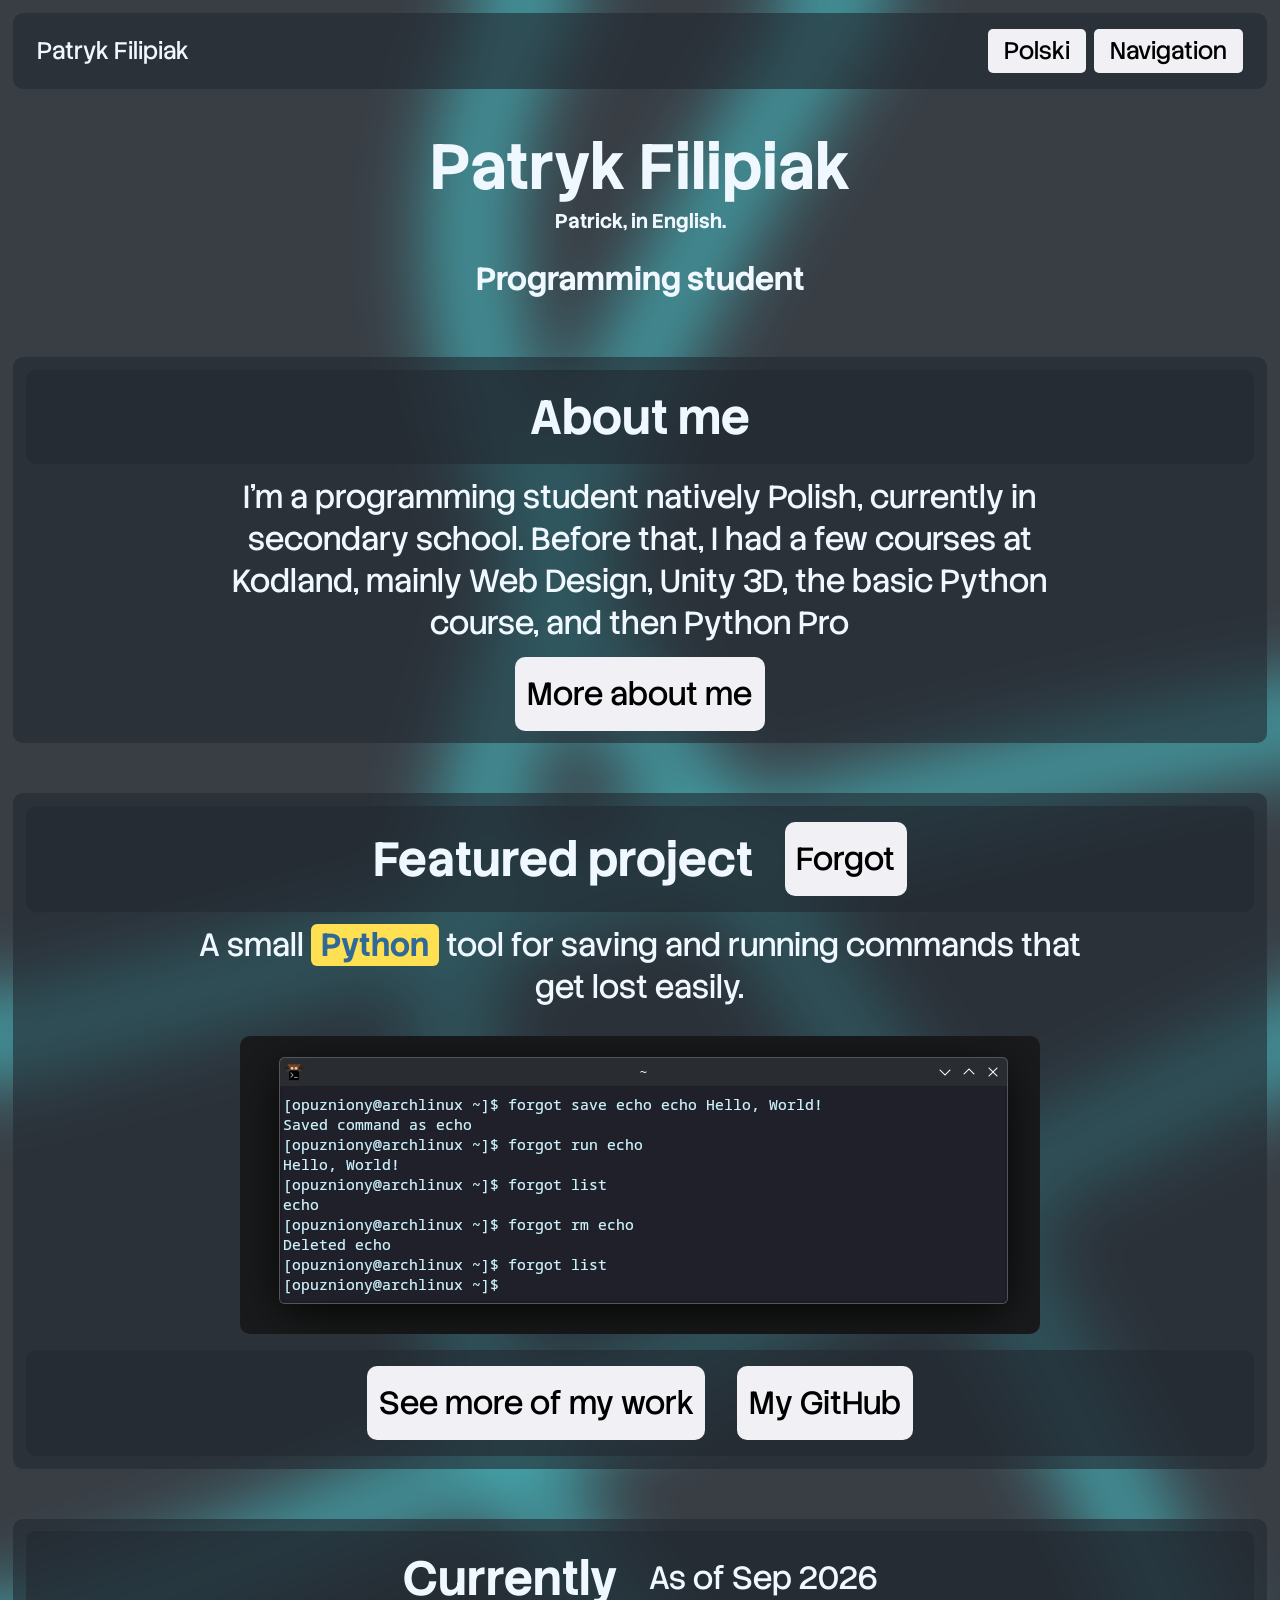
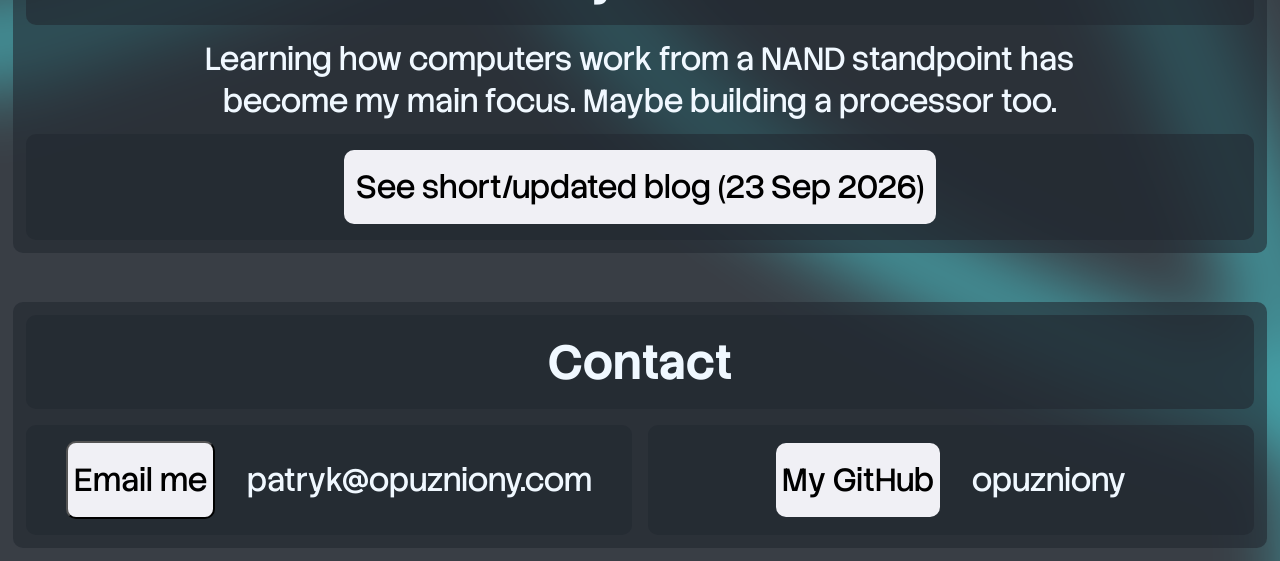
<file: index.html>
<!DOCTYPE html>
<html lang="en">
<head>
    <link rel="preconnect" href="https://fonts.googleapis.com">
    <link rel="preconnect" href="https://fonts.gstatic.com" crossorigin>
    <link href="https://fonts.googleapis.com/css2?family=Share+Tech&family=Stack+Sans+Headline:wght@200..700&display=swap" rel="stylesheet">
    <meta charset="UTF-8">
    <meta name="viewport" content="width=device-width, initial-scale=1.0">
    <title id="whatpage">Patryk Filipiak</title>
    <link rel="stylesheet" href="/style/firstpage.css">
    <script src="main.js" defer></script>
</head>
<body>
    <div id="stupid_box">
        <div id="header">
            <p id="p5">Patryk Filipiak</p>
            <div id="header_options">
                <a id="change_language" href="/static/pl/index.html">Polski</a>
                <div class="dropdown">
                    <button>Navigation</button>
                    <div class="dropdown_content">
                        <a href="static/work.html">My work</a>
                        <a href="https://github.com/opuzniony">My GitHub</a>
                        <a href="static/about.html">About me</a>
                        <a href="static/blog.html">Currently</a>
                    </div>
                </div>
            </div>
        </div>
        
        <div>
            <h1>Patryk Filipiak</h1>
            <p id="p3">
                <b>Patrick, in English.</b>
            </p>
        </div>
        <h3>Programming student</h3> 

        <div class="section" id="sct1">
            <div class="section_header">
                <h2>About me</h2>
            </div>
            <p class="essay">
                I'm a programming student natively Polish,
                currently in secondary school. Before that, I
                had a few courses at Kodland, mainly
                Web Design, Unity 3D, the basic Python 
                course, and then Python Pro
            </p>
            <a href="static/about.html" class="section_button">More about me</a>
        </div>
        <div class="section" id="sct2">
            <div class="section_header">
                <h2>Featured project</h2>
                <a href="https://github.com/opuzniony/forgot" class="section_button">Forgot</a>
            </div>
            <p class="essay">
                A small 
                <b style="
                    background-color: rgb(255, 224, 82); 
                    color: rgb(48, 105, 152);
                    padding-inline: 0.6rem; 
                    border-radius: 6px;">
                    Python</b>
                tool for saving and running commands that get lost easily.
            </p>
            <img class="section_img" src="/img/forgot.png" alt="forgot in terminal (save, run, list, rm)">
            <div class="section_header">
                <a href="static/work.html" class="section_button">See more of my work</a>
                <a href="https://github.com/opuzniony" class="section_button">My GitHub</a>
            </div>
        </div>
        <div class="section" id="sct3">
            <div class="section_header">
                <h2>Currently</h2>
                <p id="date1">js error?</p>
            </div>
            <p class="essay">
                Learning how computers work from a 
                NAND standpoint has become my main focus.
                Maybe building a processor too.
            </p>
            <div class="section_header">
                <a href="static/blog.html" class="section_button" id="date2">See short/updated blog (Aug 25 2026)</a>
            </div>
        </div>
        <div class="section" id="sct4">
            <div class="section_header">
                <h2>Contact</h2>
            </div>
           <div class="different">
                <div class="different_header">
                    <button mailto class="section_button" id="different_button" >Email me</button>
                    <p class="desktop-only">patryk@opuzniony.com</p>
                </div>
                <div class="different_header">
                    <a href="https://github.com/opuzniony" id="different_button" class="section_button">My GitHub</a>
                    <p class="desktop-only">opuzniony</p>
                </div>
           </div>
           <div class="different" id="different2">
                <div class="different_header">
                    <a href="https://github.com/opuzniony" id="different_button" class="section_button">My GitHub</a>
                    <p class="desktop-only">Placeholder button</p>
                </div>
                <div class="different_header">
                    <a href="https://github.com/opuzniony" id="different_button" class="section_button">My GitHub</a>
                    <p class="desktop-only">Placeholder button</p>
                </div>
           </div>
        </div>
    </div>
    
</body>
</html>
</file>
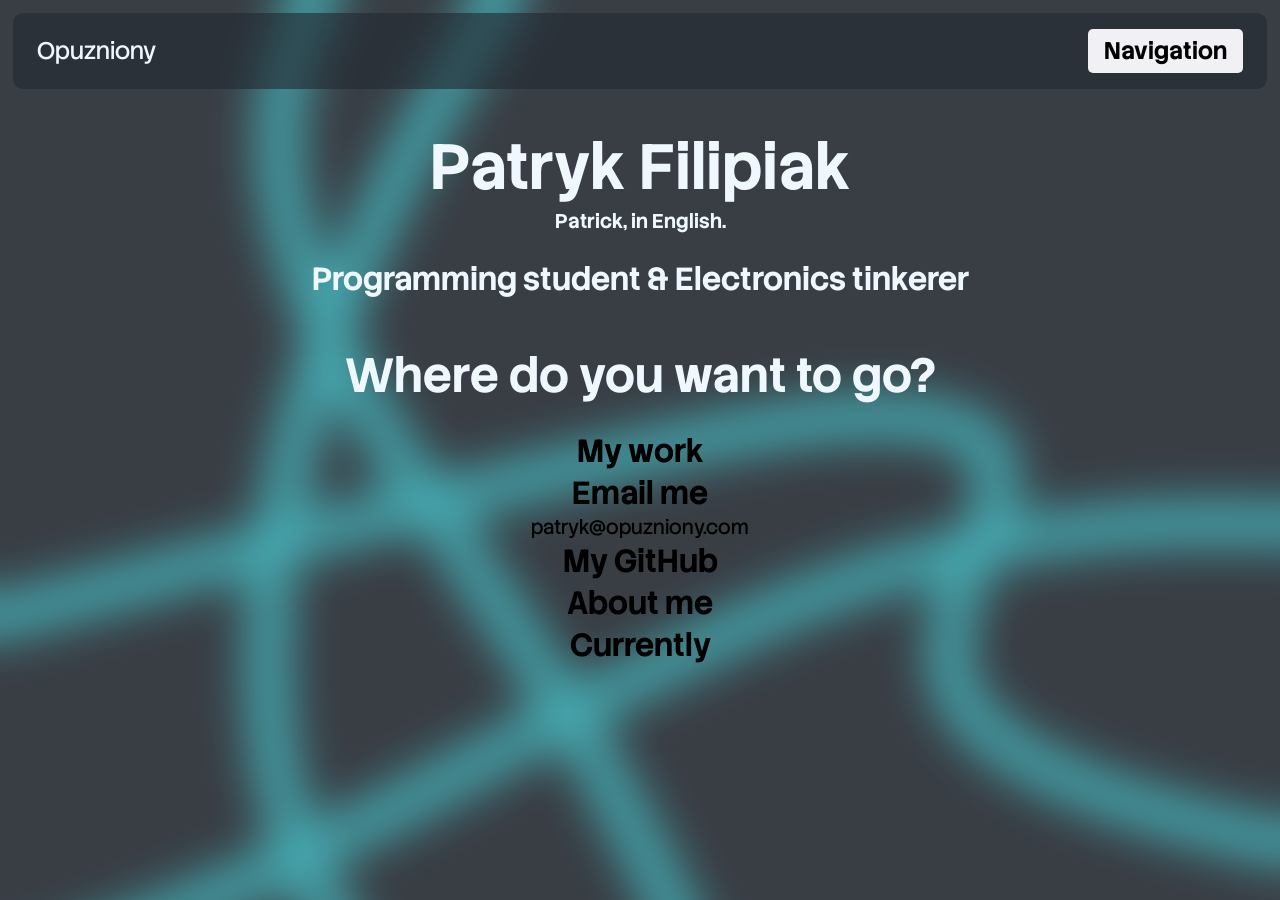
<file: static/index.html>
<!DOCTYPE html>
<html lang="en">
<head>
    <link rel="preconnect" href="https://fonts.googleapis.com">
    <link rel="preconnect" href="https://fonts.gstatic.com" crossorigin>
    <link href="https://fonts.googleapis.com/css2?family=Share+Tech&family=Stack+Sans+Headline:wght@200..700&display=swap" rel="stylesheet">
    <meta charset="UTF-8">
    <meta name="viewport" content="width=device-width, initial-scale=1.0">
    <title>Opuzniony</title>
    <link rel="stylesheet" href="/style/firstpage.css">
</head>
<body>
    <div id="stupid_box">
        <div id="header">
            <p id="p5">Opuzniony</p>
            <div class="dropdown">
                <button><b>Navigation</b></button>
                <div class="dropdown_content">
                    <a href="work.html">My work</a>
                    <a href="https://github.com/opuzniony">My GitHub</a>
                    <a href="about.html">About me</a>
                    <a href="blog.html">Currently</a>
                </div>
            </div>
        </div>
        <div>
            <h1>Patryk Filipiak</h1>
            <p id="p3">
                <b>Patrick, in English.</b>
            </p>
        </div>
        <h3>Programming student & Electronics tinkerer</h3>
        <h2>Where do you want to go?</h2>  
        <div class="card_container">
            <a href='work.html' id="card1" class="card">
                <p>
                    <b>My work</b>
                </p>
            </a>
            <a id="card2" class="card" href="mailto:patryk@opuzniony.com">
                <div>
                    <b>Email me</b>
                    <p id="p4">patryk@opuzniony.com</p>
                </div>
            </a>
            <a id="card3" class="card" href="https://github.com/opuzniony">
                <p>
                    <b>My GitHub</b>
                </p>
            </a>
            <a id="card4" class="card" href="about.html">
                <p>
                    <b>About me</b>
                </p>
            </a>
            <a href='blog.html' id="card5" class="card">
                <p>
                    <b>Currently</b>
                </p>
            </a>
        </div>
    </div>
    
</body>
</html>
</file>
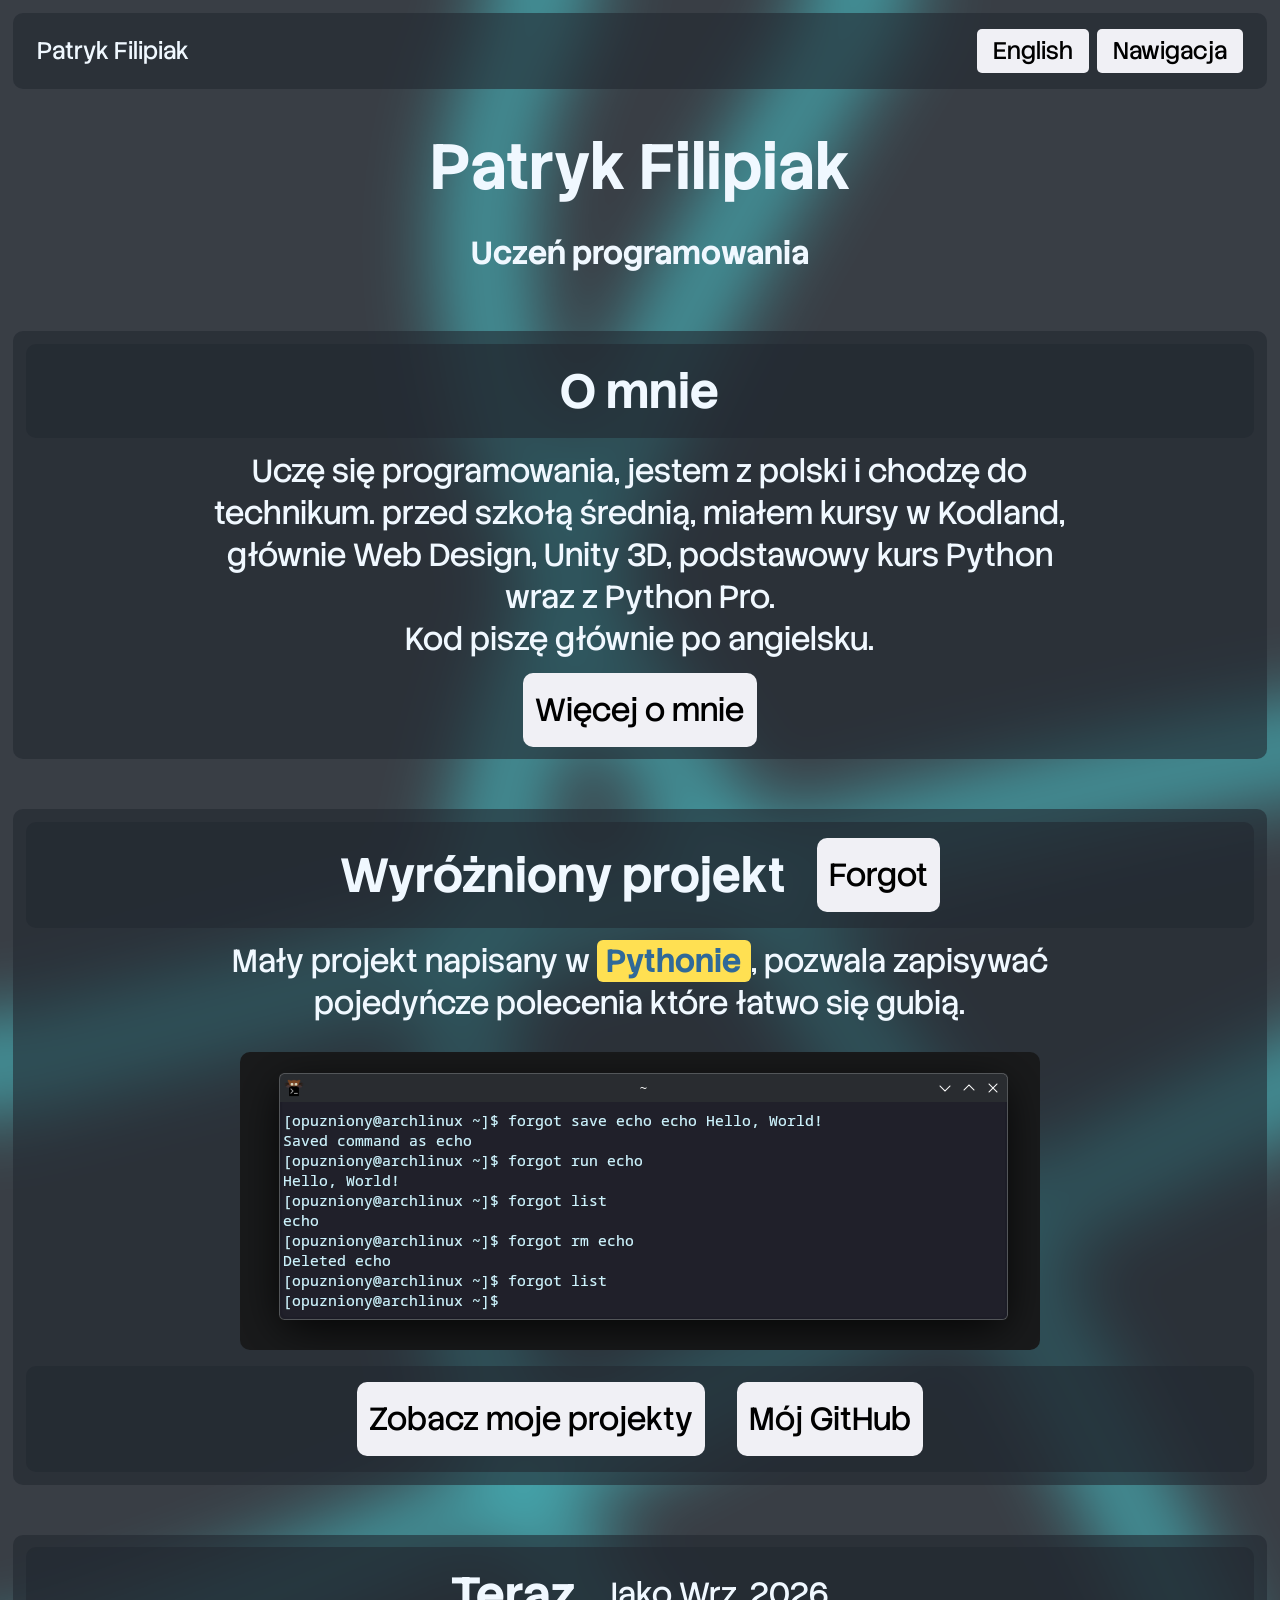
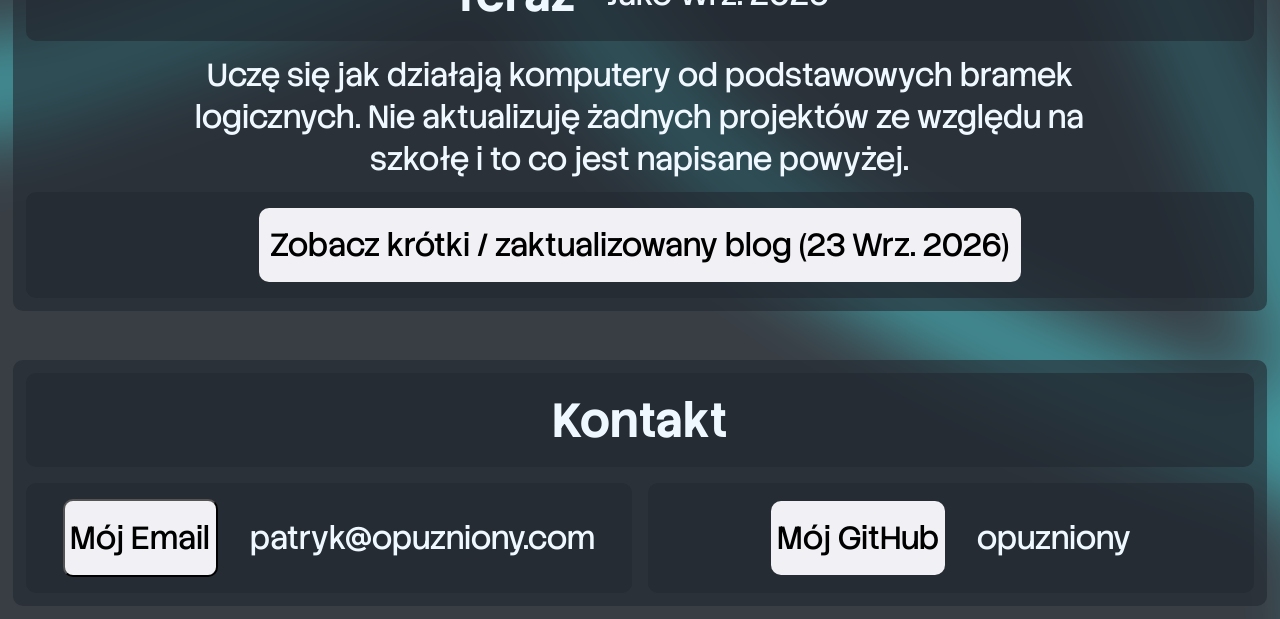
<file: static/pl/index.html>
<!DOCTYPE html>
<html lang="en">
<head>
    <link rel="preconnect" href="https://fonts.googleapis.com">
    <link rel="preconnect" href="https://fonts.gstatic.com" crossorigin>
    <link href="https://fonts.googleapis.com/css2?family=Share+Tech&family=Stack+Sans+Headline:wght@200..700&display=swap" rel="stylesheet">
    <meta charset="UTF-8">
    <meta name="viewport" content="width=device-width, initial-scale=1.0">
    <title id="whatpage">Patryk Filipiak</title>
    <link rel="stylesheet" href="/style/firstpage.css">
    <script src="/main.js" defer></script>
</head>
<body>
    <div id="stupid_box">
        <div id="header">
            <p id="p5">Patryk Filipiak</p>
            <div id="header_options">
                <a id="change_language" href="/index.html">English</a>
                <div class="dropdown">
                    <button>Nawigacja</button>
                    <div class="dropdown_content">
                        <a href="static/work.html">Projekty</a>
                        <a href="https://github.com/opuzniony">Mój GitHub</a>
                        <a href="static/about.html">O mnie</a>
                        <a href="static/blog.html">Teraz</a>
                    </div>
                </div>
            </div>
        </div>
        
        <div>
            <h1>Patryk Filipiak</h1>
        </div>
        <h3>Uczeń programowania</h3> 

        <div class="section" id="sct1">
            <div class="section_header">
                <h2>O mnie</h2>
            </div>
            <p class="essay">
                Uczę się programowania, jestem z polski i chodzę
                do technikum. przed szkołą średnią, miałem kursy
                w Kodland, głównie Web Design, Unity 3D, 
                podstawowy kurs Python wraz z Python Pro.<br>
                Kod piszę głównie po angielsku.
            </p>
            <a href="static/about.html" class="section_button">Więcej o mnie</a>
        </div>
        <div class="section" id="sct2">
            <div class="section_header">
                <h2>Wyróżniony projekt</h2>
                <a href="https://github.com/opuzniony/forgot" class="section_button">Forgot</a>
            </div>
            <p class="essay">
                Mały projekt napisany w 
                <b style="
                    background-color: rgb(255, 224, 82); 
                    color: rgb(48, 105, 152);
                    padding-inline: 0.6rem; 
                    border-radius: 6px;">
                    Pythonie</b>,
                 pozwala zapisywać pojedyńcze polecenia które łatwo się gubią.
            </p>
            <img class="section_img" src="/img/forgot.png" alt="forgot in terminal (save, run, list, rm)">
            <div class="section_header">
                <a href="static/work.html" class="section_button">Zobacz moje projekty</a>
                <a href="https://github.com/opuzniony" class="section_button">Mój GitHub</a>
            </div>
        </div>
        <div class="section" id="sct3">
            <div class="section_header">
                <h2>Teraz</h2>
                <p id="date1">js error?</p>
            </div>
            <p class="essay">
                Uczę się jak działają komputery od
                podstawowych bramek logicznych. Nie 
                aktualizuję żadnych projektów ze względu 
                na szkołę i to co jest napisane powyżej.
            </p>
            <div class="section_header">
                <a href="static/blog.html" class="section_button" id="date2">Zobacz krótki / zaktualizowany blog (23 Wrz 2026)</a>
            </div>
        </div>
        <div class="section" id="sct4">
            <div class="section_header">
                <h2>Kontakt</h2>
            </div>
           <div class="different">
                <div class="different_header">
                    <button mailto class="section_button" id="different_button" >Mój Email</button>
                    <p class="desktop-only">patryk@opuzniony.com</p>
                </div>
                <div class="different_header">
                    <a href="https://github.com/opuzniony" id="different_button" class="section_button">Mój GitHub</a>
                    <p class="desktop-only">opuzniony</p>
                </div>
           </div>
           <div class="different" id="different2">
                <div class="different_header">
                    <a href="https://github.com/opuzniony" id="different_button" class="section_button">My GitHub</a>
                    <p class="desktop-only">Placeholder button</p>
                </div>
                <div class="different_header">
                    <a href="https://github.com/opuzniony" id="different_button" class="section_button">My GitHub</a>
                    <p class="desktop-only">Placeholder button</p>
                </div>
           </div>
        </div>
    </div>
    
</body>
</html>
</file>
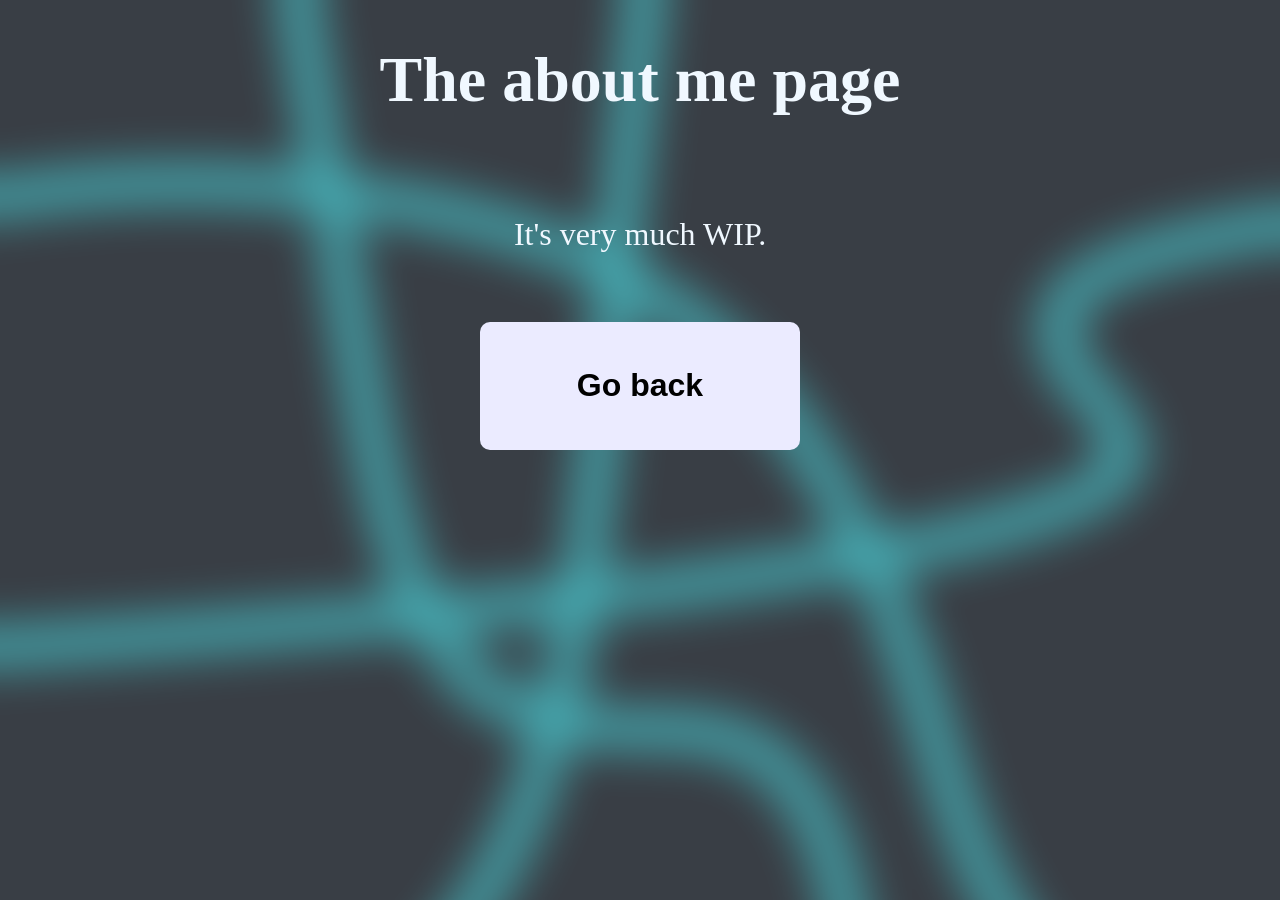
<file: about.html>
<!DOCTYPE html>
<html lang="en">
<head>
    <meta charset="UTF-8">
    <meta name="viewport" content="width=device-width, initial-scale=1.0">
    <title>About me</title>
    <link rel="stylesheet" href="about.css">
</head>
</head>
<body>
    <div id="everything">
        <h1>The about me page</h1>
        <p>It's very much WIP.</p>
        <button onclick="window.location.href='index.html';" id="back_button"><b>Go back</b></button>
    </div>
</body>
</html>
</file>
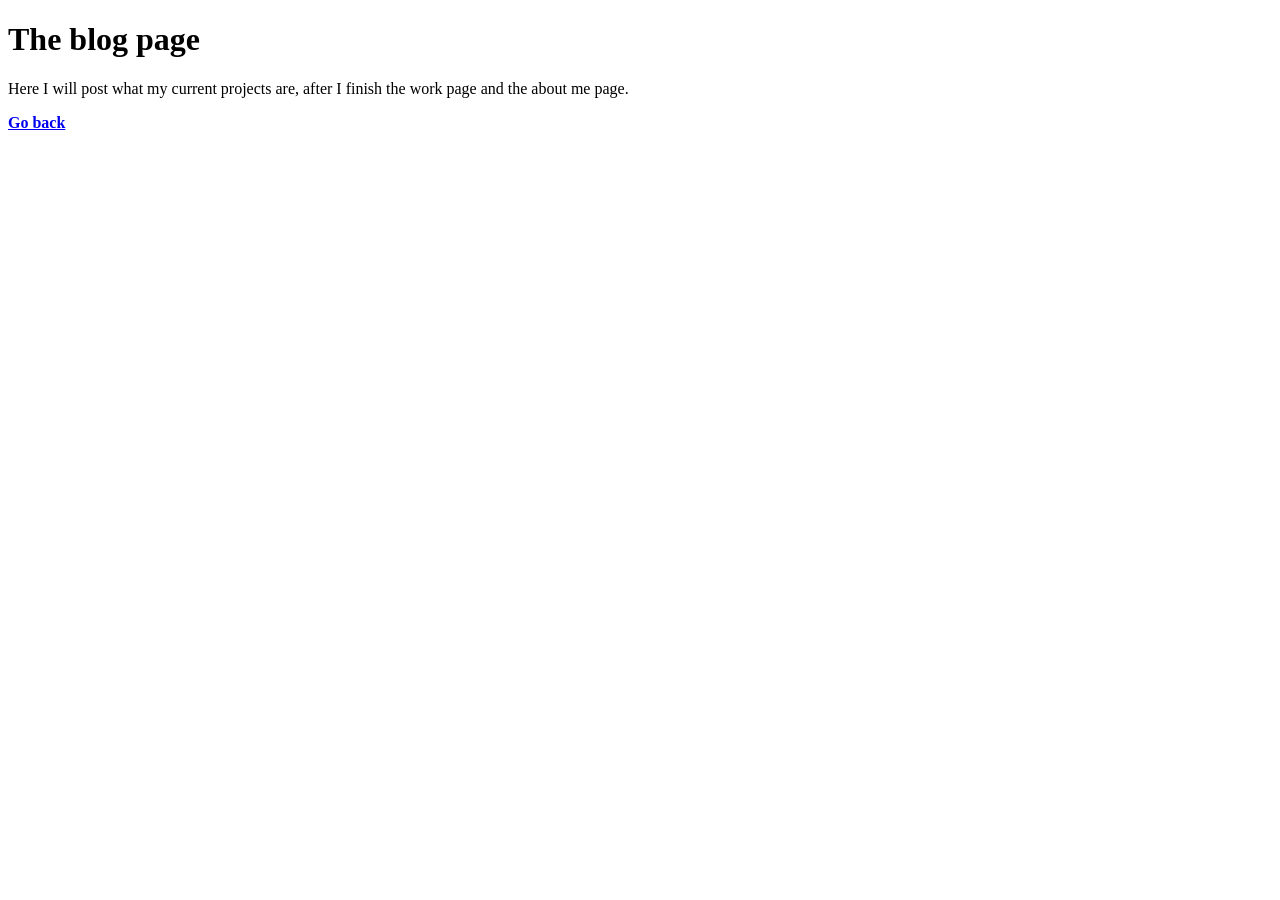
<file: blog.html>
<!DOCTYPE html>
<html lang="en">
<head>
    <meta charset="UTF-8">
    <meta name="viewport" content="width=device-width, initial-scale=1.0">
    <title>Blog</title>
</head>
</head>
<body>
    <div>
        <h1>The blog page</h1>
        <p>Here I will post what my current projects are, after I finish the work page and the about me page.</p>
        <a href='index.html'><b>Go back</b></a>
    </div>
</body>
</file>
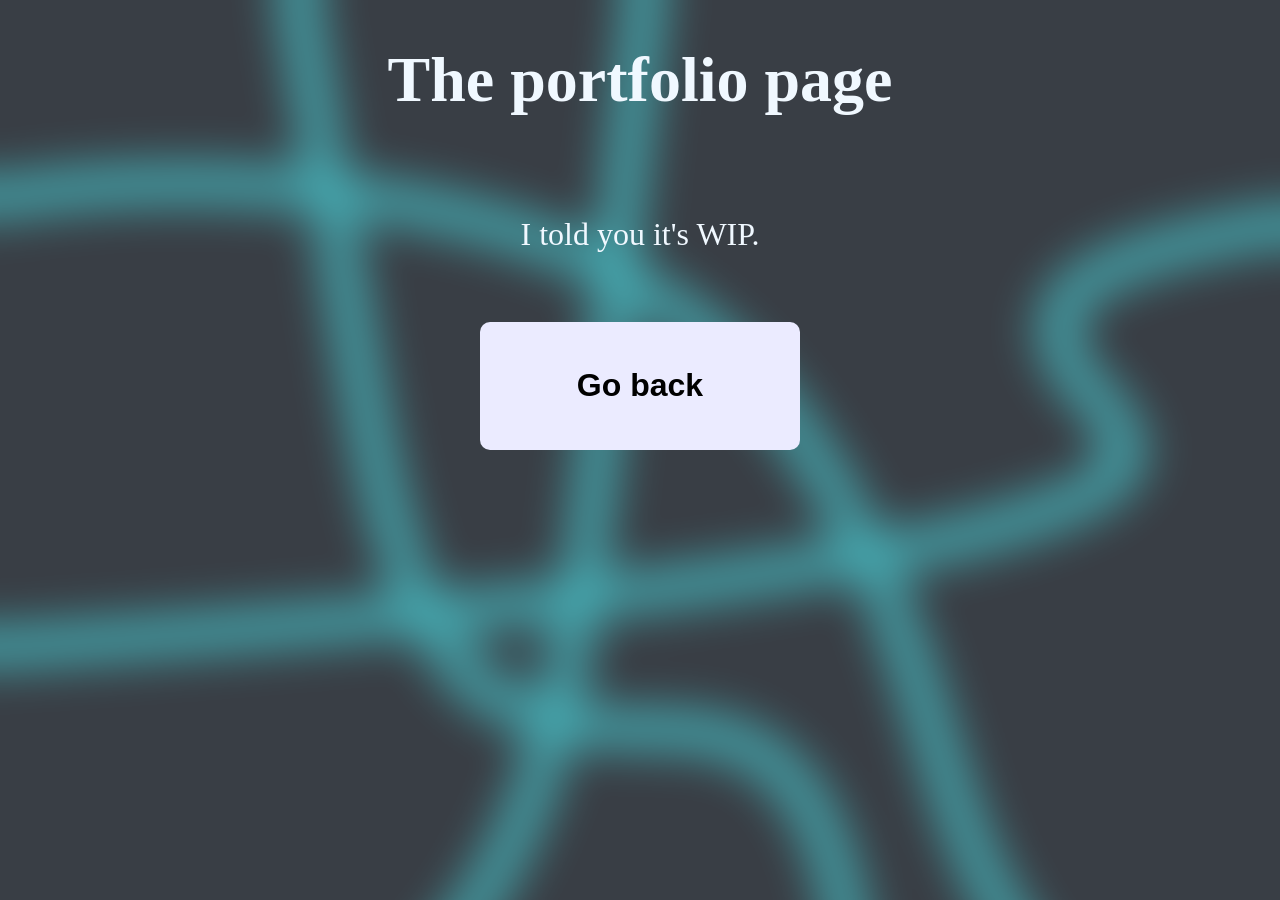
<file: portfolio.html>
<!DOCTYPE html>
<html lang="en">
<head>
    <meta charset="UTF-8">
    <meta name="viewport" content="width=device-width, initial-scale=1.0">
    <title>Portfolio</title>
    <link rel="stylesheet" href="portfolio.css">
</head>
</head>
<body>
    <div id="everything">
        <h1>The portfolio page</h1>
        <p>I told you it's WIP.</p>
        <button onclick="window.location.href='index.html';" id="back_button"><b>Go back</b></button>
    </div>
</body>
</html>
</file>
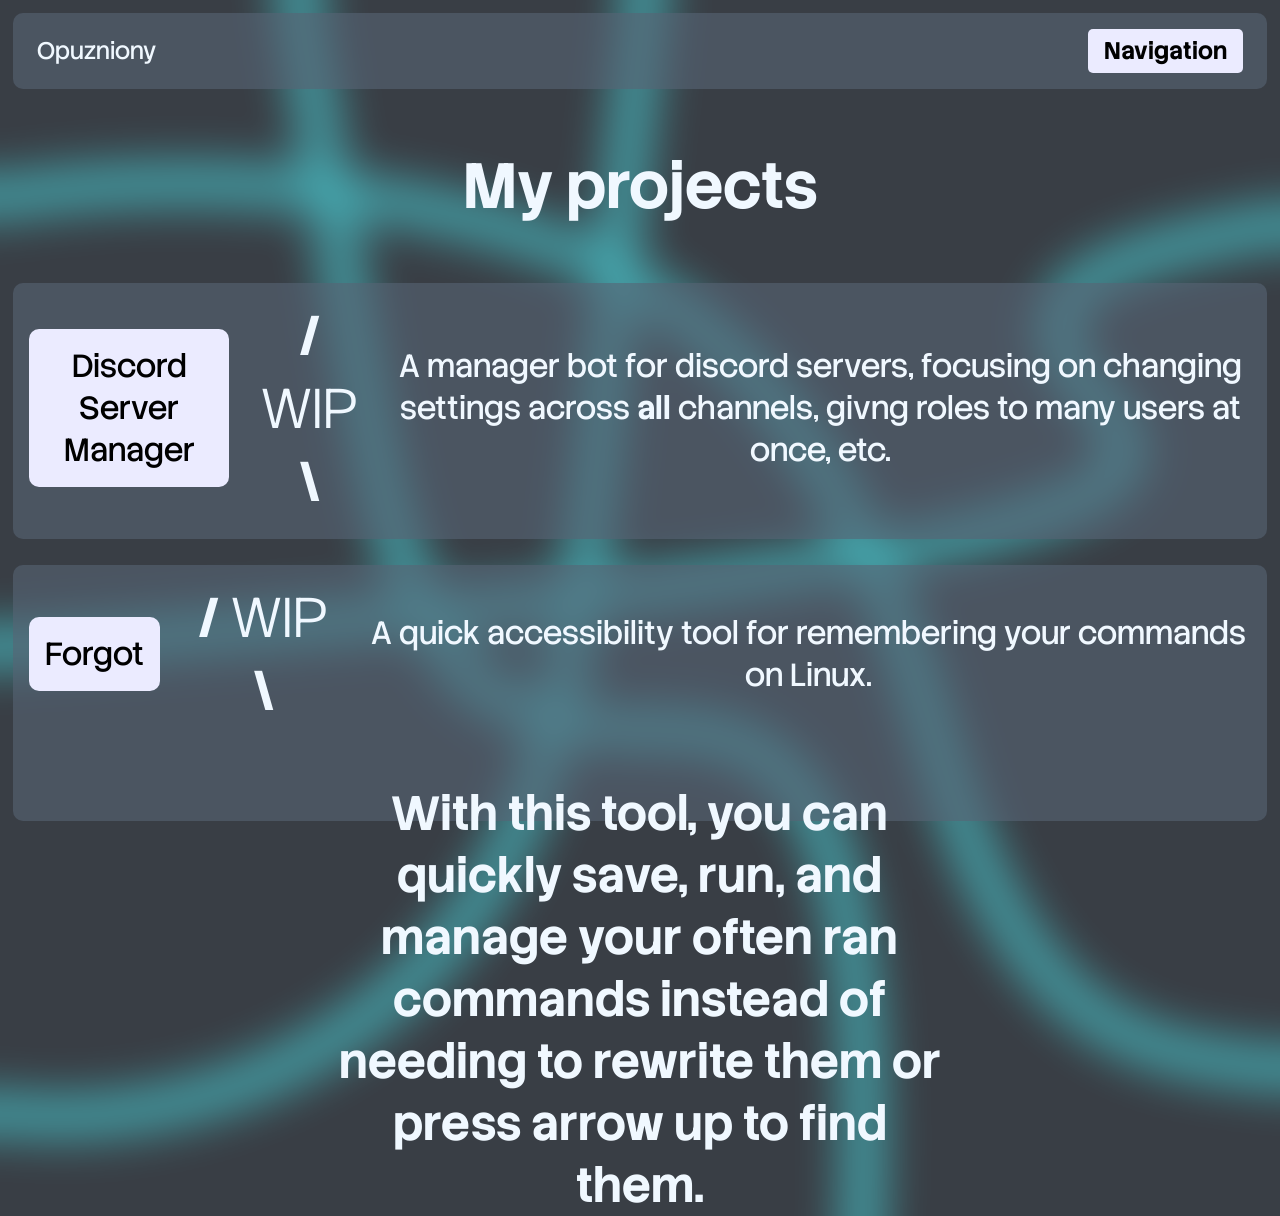
<file: work.html>
<!DOCTYPE html>
<html lang="en">
<head>
    <link rel="preconnect" href="https://fonts.googleapis.com">
    <link rel="preconnect" href="https://fonts.gstatic.com" crossorigin>
    <link href="https://fonts.googleapis.com/css2?family=Share+Tech&family=Stack+Sans+Headline:wght@200..700&display=swap" rel="stylesheet">
    <meta charset="UTF-8">
    <meta name="viewport" content="width=device-width, initial-scale=1.0">
    <title>My work</title>
    <link rel="stylesheet" href="work.css">
</head>
</head>
<body>
    <div id="header">
        <p id="p5">Opuzniony</p>
        <div class="dropdown">
            <button><b>Navigation</b></button>
            <div class="dropdown_content">
                <a href="index.html">Home</a>
                <a href="https://github.com/opuzniony">My GitHub</a>
                <a href="about.html">About me</a>
                <a href="blog.html">Currently</a>
            </div>
        </div>
    </div>
    <div>
        <h1>My projects</h1>
    </div>
    <div class="section" id="section1">
        <div class="section_header">
            <button onclick="window.location.href='https://github.com/opuzniony/stronapy';" id="dsm_button">Discord Server Manager</button>
            <p id="p1"><b>/</b> WIP <b>\</b></p>
            <p id="p2">A manager bot for discord servers, focusing on changing settings across <b>all</b> channels, givng roles to many users at once, etc.</p>
        </div>
    </div>
    <div class="section" id="section1">
        <div class="section_header">
            <button onclick="window.location.href='https://github.com/opuzniony/stronapy';" id="dsm_button">Forgot</button>
            <p id="p1"><b>/</b> WIP <b>\</b></p>
            <p id="p2">A quick accessibility tool for remembering your commands on Linux.</p>
        </div>
        <h2>With this tool, you can quickly save, run, and manage your often ran commands instead of needing to rewrite them or press arrow up to find them.</h2>
    </div>
</body>
</file>
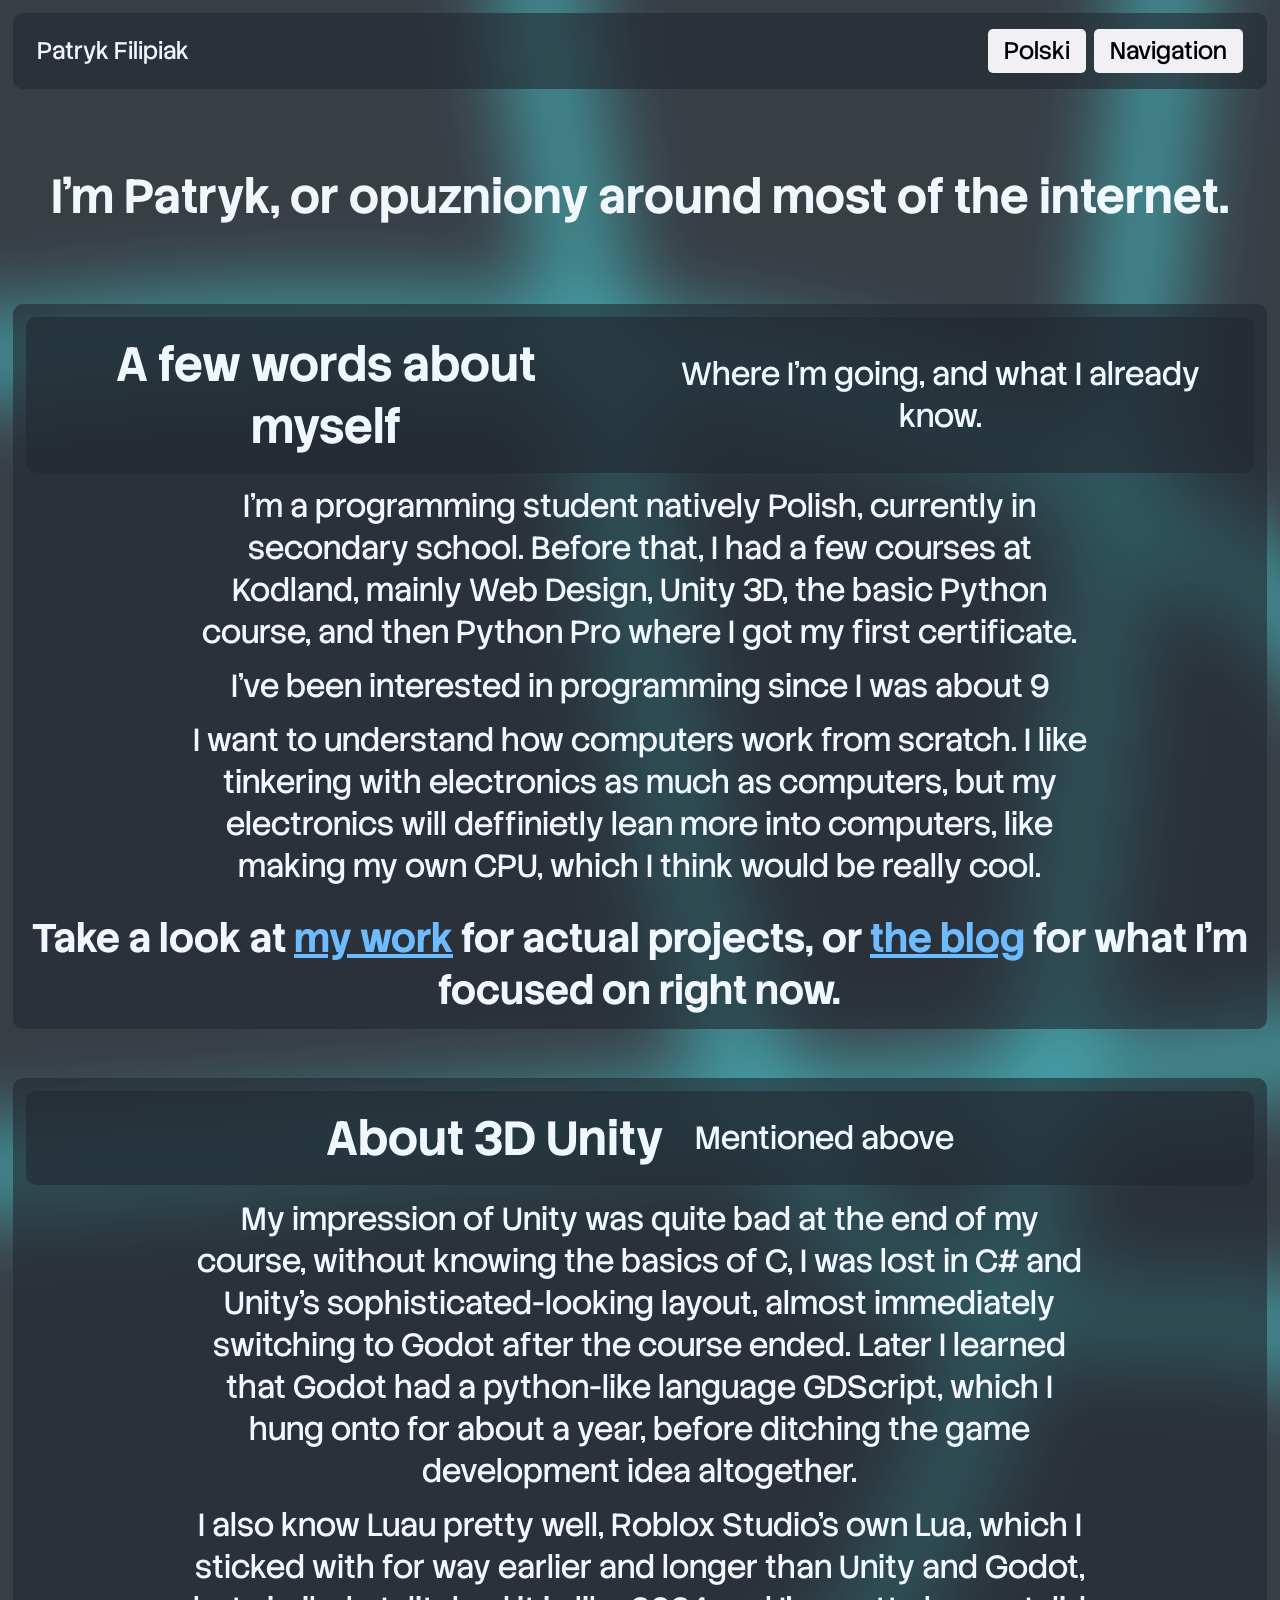
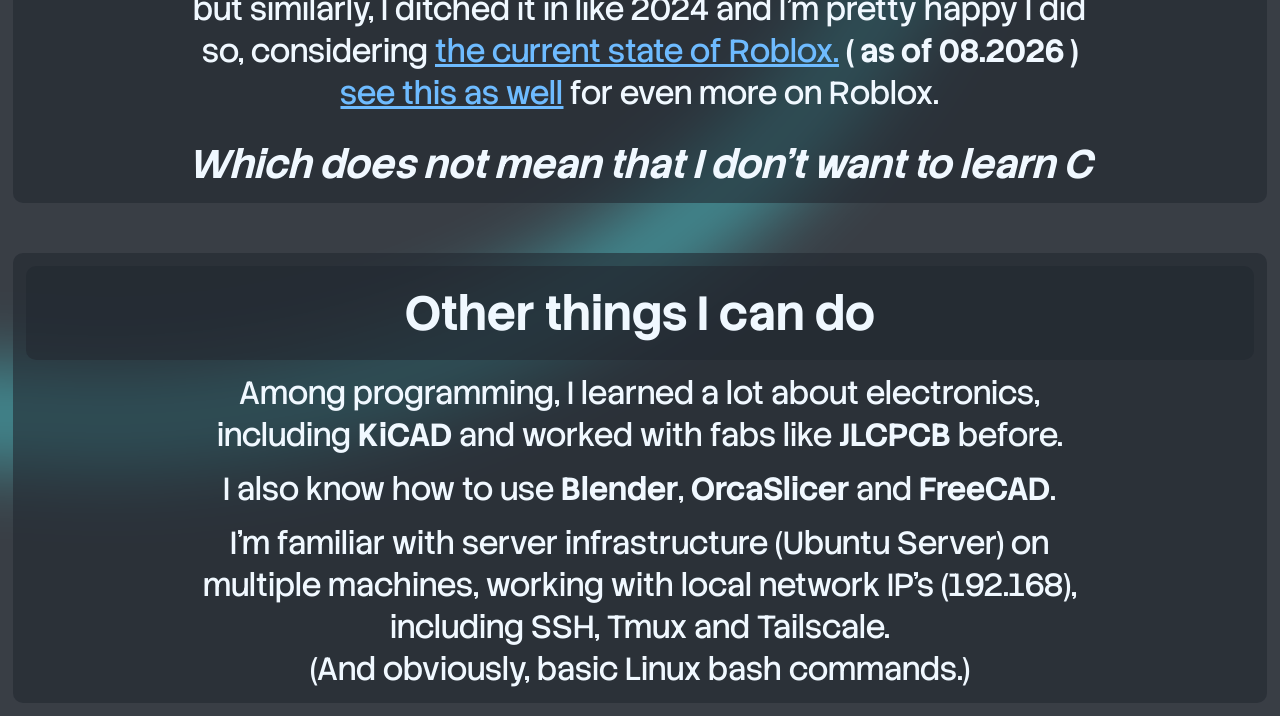
<file: static/about.html>
<!DOCTYPE html>
<html lang="en">
<head>
    <link rel="preconnect" href="https://fonts.googleapis.com">
    <link rel="preconnect" href="https://fonts.gstatic.com" crossorigin>
    <link href="https://fonts.googleapis.com/css2?family=Share+Tech&family=Stack+Sans+Headline:wght@200..700&display=swap" rel="stylesheet">
    <meta charset="UTF-8">
    <meta name="viewport" content="width=device-width, initial-scale=1.0">
    <title>About me</title>
    <link rel="stylesheet" href="/style/about.css">
</head>
</head>
<body>
    <div id="everything">
        <div id="header">
            <p id="p5">Patryk Filipiak</p>
            <div id="header_options">
                <a id="change_language" href="/static/pl/static/about.html">Polski</a>
                <div class="dropdown">
                    <button>Navigation</button>
                    <div class="dropdown_content">
                        <a href="/index.html">Home</a>
                        <a href="/static/work.html">My work</a>
                        <a href="https://github.com/opuzniony">My GitHub</a>
                        <a href="/static/blog.html">Currently</a>
                    </div>
                </div>
            </div>
        </div>
        <h2>I'm Patryk, or opuzniony around most of the internet.</h2>
        <div class="section" id="sct1">
            <div class="section_header">
                <h2>A few words about myself</h2>
                <p>Where I'm going, and what I already know.</p>
            </div>
            <p class="essay">
                I'm a programming student natively Polish,
                currently in secondary school. Before that, I
                had a few courses at Kodland, mainly
                Web Design, Unity 3D, the basic Python 
                course, and then Python Pro where I got my first certificate.
            </p>
            <p class="essay">
                I've been interested in programming since I was about 9

            </p>
            <p class="essay">
                I want to understand how computers work from scratch. 
                I like tinkering with electronics as 
                much as computers, but my
                electronics will deffinietly lean more into
                computers, like making my own CPU, which I think
                would be really cool.
            </p>
            <p class="section_header_footer">
                <b>Take a look at <a href="work.html">my work</a> for actual projects, or <a href="blog.html">the blog</a> for what I'm focused on right now.</b>
            </p>

        </div>
        <div class="section" id="sct2">
            <div class="section_header">
                <h2>About 3D Unity</h2>
                <p>Mentioned above</p>
            </div>
            <p class="essay">
                My impression of Unity was quite bad at the
                end of my course, without knowing the basics of 
                C, I was lost in C# and Unity's sophisticated-looking layout,
                almost immediately switching
                to Godot after the course ended.
                Later I learned that Godot had a python-like language
                GDScript, which I hung onto for about a year, before
                ditching the game development idea altogether.
            </p>
            <p class="essay">
                I also know Luau pretty well, Roblox Studio's 
                own Lua, which I sticked with for way earlier and longer 
                than Unity and Godot, but similarly,
                I ditched it in like 2024 and I'm pretty happy I did 
                so, considering <a href="https://youtu.be/nOP5m9Zszhc">the current state of Roblox.</a> <b class="nowrap">( as of 08.2026 )</b>
                <br><a href="https://youtu.be/L48xoAAflC8">see this as well</a> for even more on Roblox.
            </p>
            <p class="section_header_footer">
                <b id="b1"><i>Which does not mean that I don't want to learn C</i></b>
            </p>
        </div>
        <div class="section" id="sct3">
            <div class="section_header">
                <h2>Other things I can do</h2>
            </div>
            <p class="essay">
                Among programming, I learned a 
                lot about electronics, including <b>KiCAD</b> 
                and worked with fabs like <b>JLCPCB</b> before.
            </p>
            <p class="essay">
                I also know how to use <b>Blender</b>, <b>OrcaSlicer</b> and <b>FreeCAD</b>.
            </p>
            <p class="essay">
                I'm familiar with server infrastructure (Ubuntu Server) on multiple machines, working with local network IP's (192.168), including SSH, Tmux and Tailscale. <br>(And obviously, basic Linux bash commands.)
            </p>
        </div>
    </div>
</body>
</html>
</file>
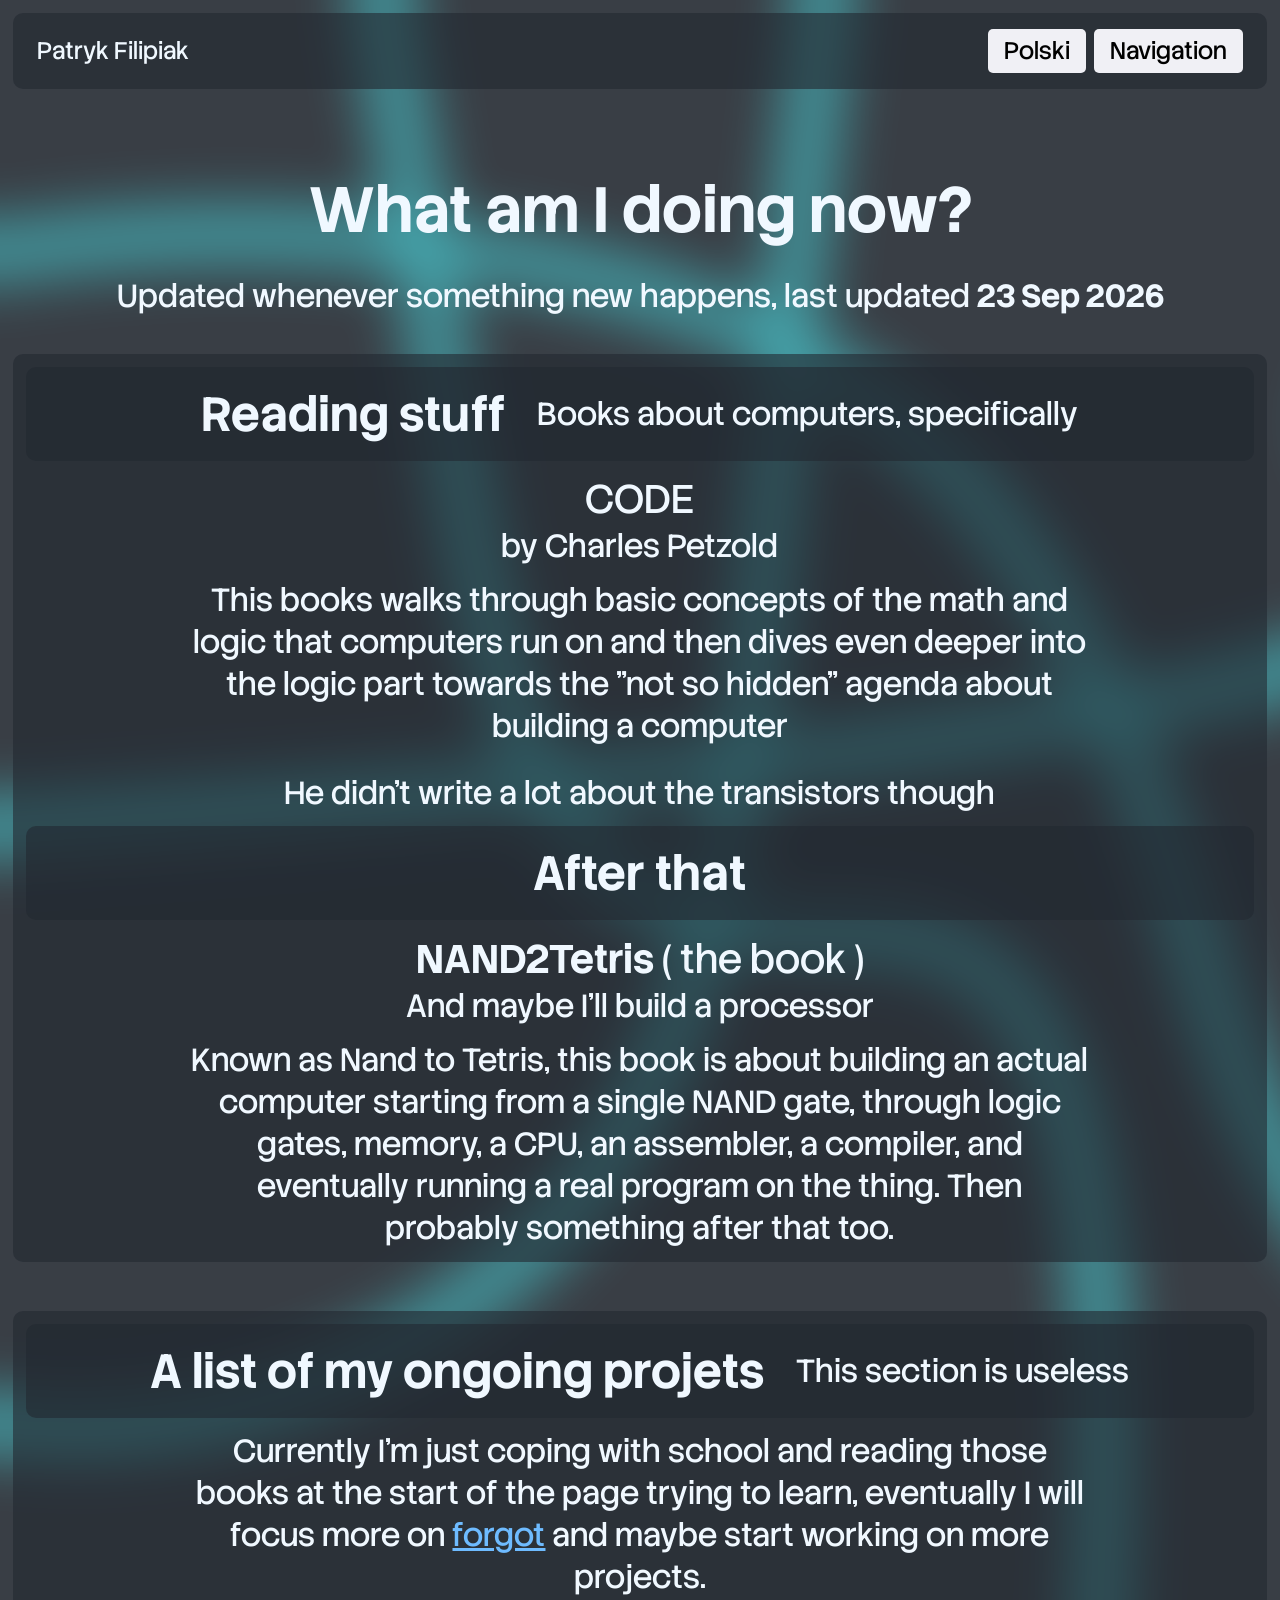
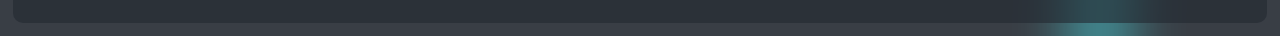
<file: static/blog.html>
<!DOCTYPE html>
<html lang="en">
<head>
    <link rel="preconnect" href="https://fonts.googleapis.com">
    <link rel="preconnect" href="https://fonts.gstatic.com" crossorigin>
    <link href="https://fonts.googleapis.com/css2?family=Share+Tech&family=Stack+Sans+Headline:wght@200..700&display=swap" rel="stylesheet">
    <meta charset="UTF-8">
    <meta name="viewport" content="width=device-width, initial-scale=1.0">
    <title id="whatpage">Currently</title>
    <link rel="stylesheet" href="/style/blog.css">
    <script src="/main.js" defer></script>
</head>
</head>
<body>
    <div id="everything">
       <div id="header">
            <p id="p5">Patryk Filipiak</p>
            <div id="header_options">
                <a id="change_language" href="/static/pl/static/blog.html">Polski</a>
                <div class="dropdown">
                    <button>Navigation</button>
                    <div class="dropdown_content">
                        <a href="/index.html">Home</a>
                        <a href="/static/work.html">My work</a>
                        <a href="https://github.com/opuzniony">My GitHub</a>
                        <a href="/static/about.html">About me</a>
                    </div>
                </div>
            </div>
        </div>

        <h1 id="headercheck">What am I doing now?</h1>
        <p class="margined">Updated whenever something new happens, last updated <b id="date3">js error?</b></p>
        <div class="section">
            <div class="section_header">
                <h2>Reading stuff</h2>
                <p>Books about computers, specifically</p>
            </div>
            <p class="section_header_footer">CODE</p>
            <p>by Charles Petzold</p>
            <p class="essay">
                This books walks through basic concepts
                of the math and logic that computers run on and then
                dives even deeper into the logic part
                towards the "not so hidden" agenda about
                building a computer
            </p>
            <p class="essay">
                He didn't write a lot about the transistors though
            </p>
            <div class="section_header">
                <h2>After that</h2>
            </div>
            <p class="section_header_footer" id="p6"><b class="wrap">NAND2Tetris</b> ( the book )</p>
            <p>And maybe I'll build a processor</p>
            <p class="essay" id="p1">
                Known as Nand to Tetris,
                this book is about building an actual computer starting
                from a single NAND gate, through 
                logic gates, memory, a CPU, an assembler, 
                a compiler, and eventually running a 
                real program on the thing. Then probably 
                something after that too.
            </p>
        </div>
        <div class="section">
            <div class="section_header">
                <h2>A list of my ongoing projets</h2>
                <p>This section is useless</p>
            </div>
            <p class="essay">
                Currently I'm just coping with school
                and reading those books at the start of 
                the page trying to learn,
                eventually I will focus more on <a href="https://github.com/opuzniony/forgot">forgot</a> 
                and maybe start working on more projects.
            </p>
        </div>
    </div>
</body>
</html>
</file>
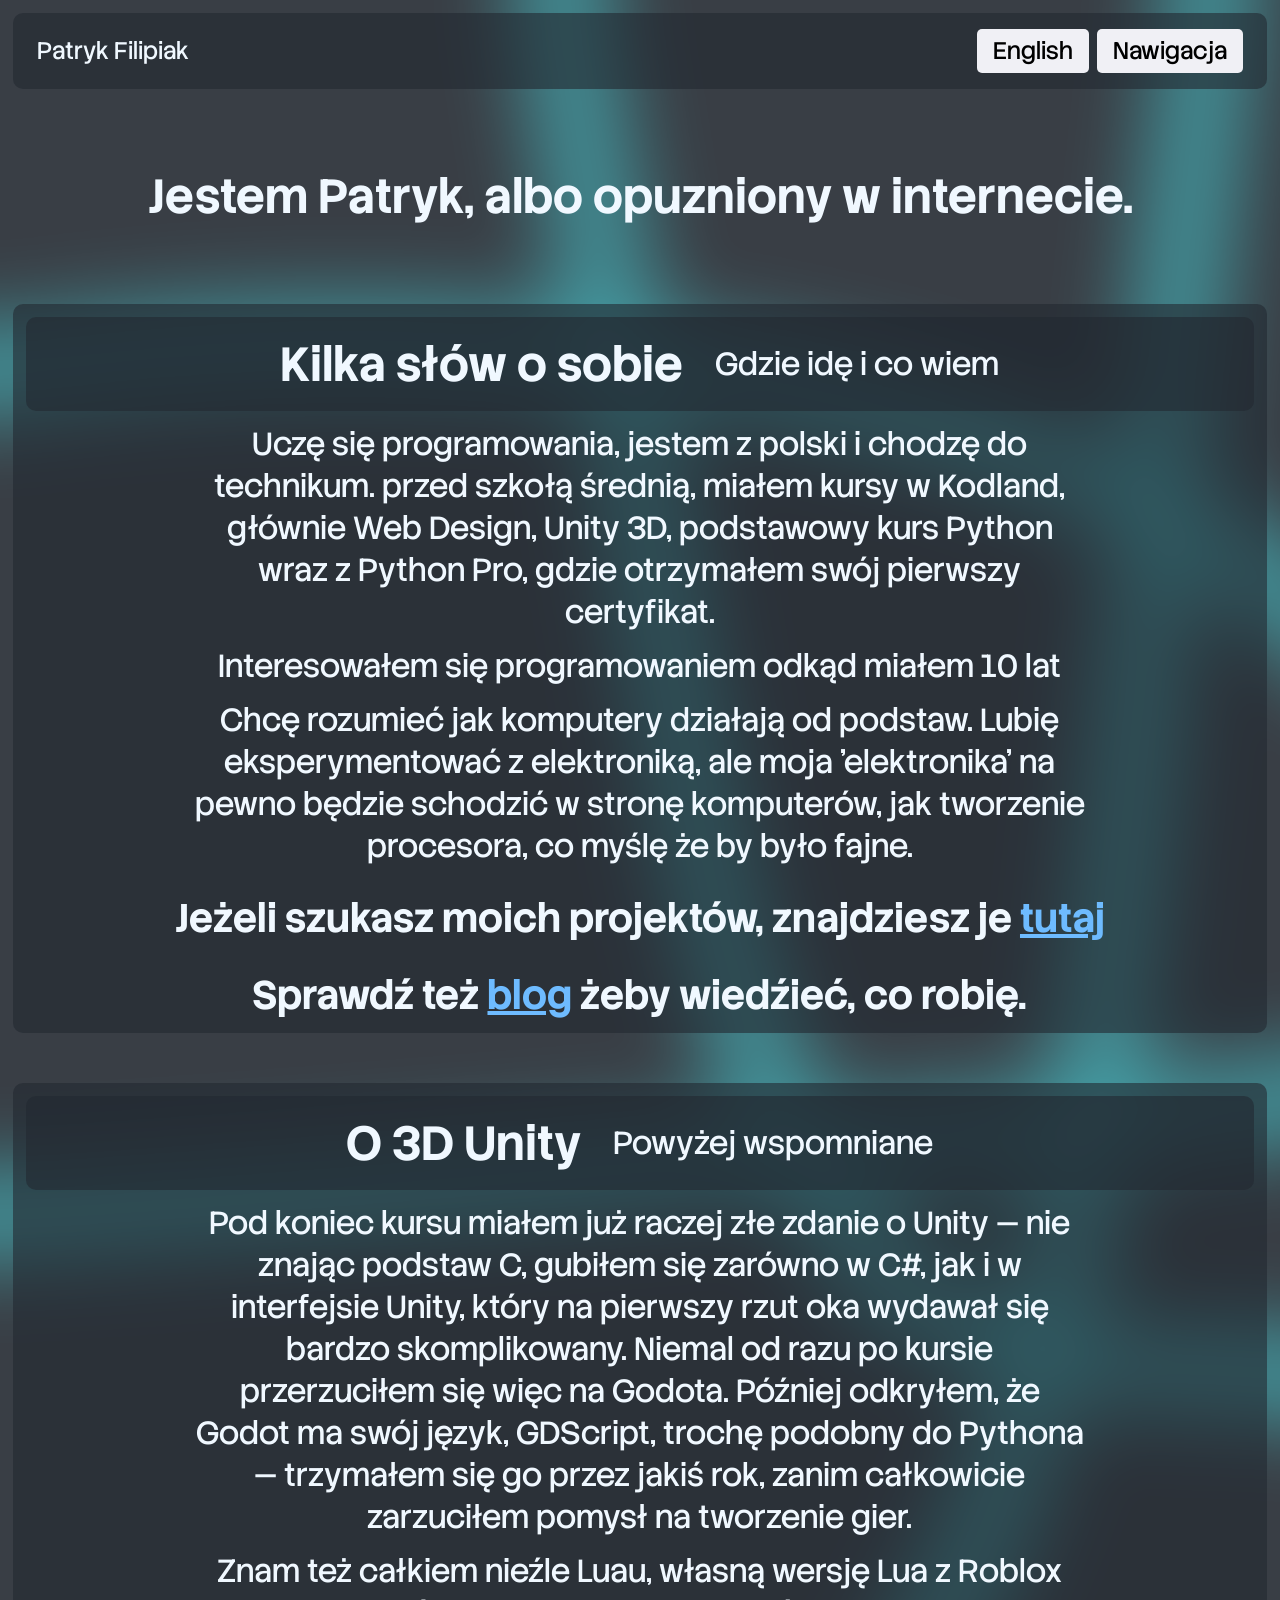
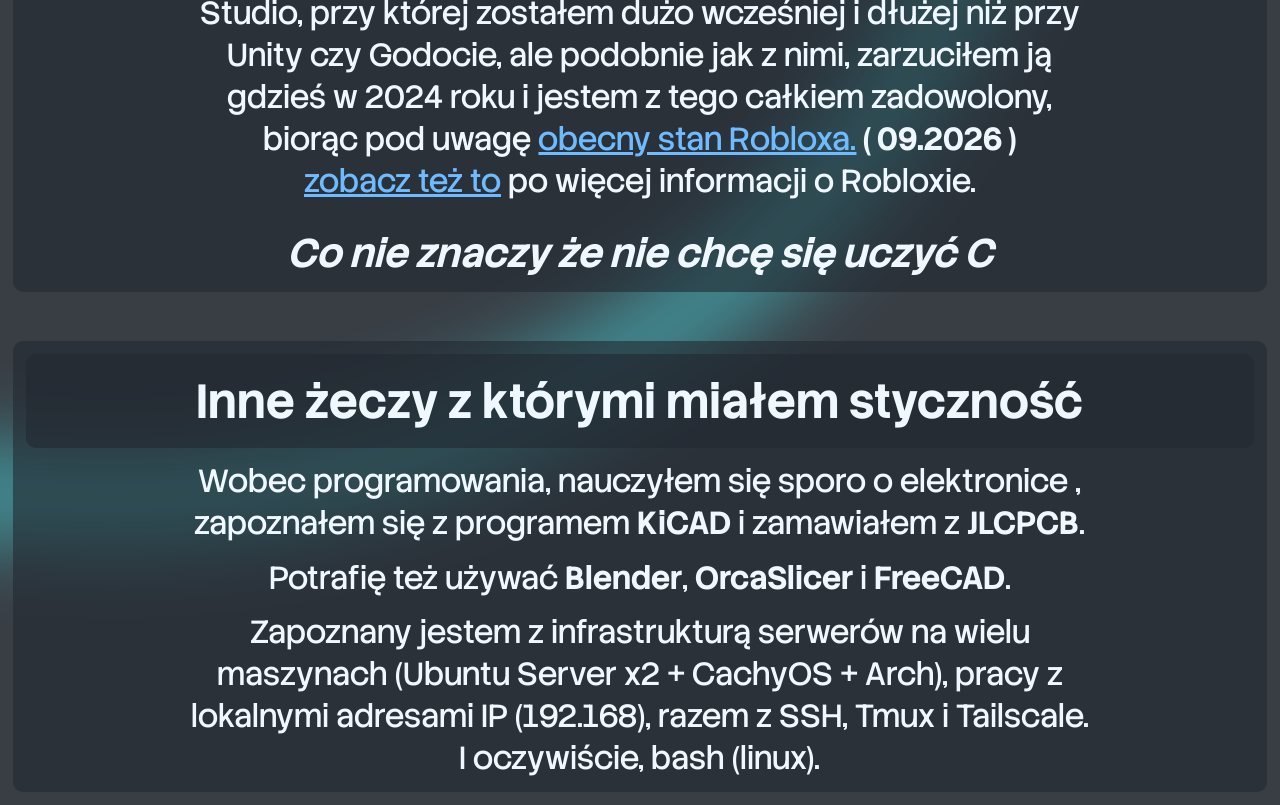
<file: static/pl/static/about.html>
<!DOCTYPE html>
<html lang="en">
<head>
    <link rel="preconnect" href="https://fonts.googleapis.com">
    <link rel="preconnect" href="https://fonts.gstatic.com" crossorigin>
    <link href="https://fonts.googleapis.com/css2?family=Share+Tech&family=Stack+Sans+Headline:wght@200..700&display=swap" rel="stylesheet">
    <meta charset="UTF-8">
    <meta name="viewport" content="width=device-width, initial-scale=1.0">
    <title>O mnie</title>
    <link rel="stylesheet" href="/style/about.css">
</head>
</head>
<body>
    <div id="everything">
        <div id="header">
            <p id="p5">Patryk Filipiak</p>
            <div id="header_options">
                <a id="change_language" href="/static/about.html">English</a>
                <div class="dropdown">
                    <button>Nawigacja</button>
                    <div class="dropdown_content">
                        <a href="/index.html">Strona główna</a>
                        <a href="/static/work.html">Projekty</a>
                        <a href="https://github.com/opuzniony">Mój GitHub</a>
                        <a href="/static/blog.html">Teraz</a>
                    </div>
                </div>
            </div>
        </div>
        <h2>Jestem Patryk, albo opuzniony w internecie.</h2>
        <div class="section" id="sct1">
            <div class="section_header">
                <h2>Kilka słów o sobie</h2>
                <p>Gdzie idę i co wiem</p>
            </div>
            <p class="essay">
                Uczę się programowania, jestem z polski 
                i chodzę do technikum. przed szkołą 
                średnią, miałem kursy w Kodland, głównie 
                Web Design, Unity 3D, podstawowy kurs 
                Python wraz z Python Pro, gdzie otrzymałem
                swój pierwszy certyfikat.
            </p>
            <p class="essay">
                Interesowałem się programowaniem odkąd miałem 10 lat

            </p>
            <p class="essay">
                Chcę rozumieć jak komputery działają od podstaw. 
                Lubię eksperymentować z elektroniką, ale moja 
                'elektronika' na pewno będzie schodzić w stronę
                komputerów, jak tworzenie procesora, co myślę 
                że by było fajne.
            </p>
            <p class="section_header_footer">
                <b>Jeżeli szukasz moich projektów, znajdziesz je <a href="work.html">tutaj</a></b>
            </p>
            <p class="section_header_footer">
                <b>Sprawdź też <a href="blog.html">blog</a> żeby wiedźieć, co robię.</b>
            </p>

        </div>
        <div class="section" id="sct2">
            <div class="section_header">
                <h2>O 3D Unity</h2>
                <p>Powyżej wspomniane</p>
            </div>
            <p class="essay">
                Pod koniec kursu miałem już raczej złe zdanie o Unity —
                nie znając podstaw C, gubiłem się zarówno w C#, jak
                i w interfejsie Unity, który na pierwszy rzut oka
                wydawał się bardzo skomplikowany. Niemal od razu po
                kursie przerzuciłem się więc na Godota.
                Później odkryłem, że Godot ma swój język, GDScript,
                trochę podobny do Pythona — trzymałem się go przez
                jakiś rok, zanim całkowicie zarzuciłem pomysł na
                tworzenie gier.
            </p>
            <p class="essay">
                Znam też całkiem nieźle Luau, własną wersję Lua z Roblox
                Studio, przy której zostałem dużo wcześniej i dłużej niż
                przy Unity czy Godocie, ale podobnie jak z nimi,
                zarzuciłem ją gdzieś w 2024 roku i jestem z tego całkiem
                zadowolony, biorąc pod uwagę <a href="https://youtu.be/nOP5m9Zszhc">obecny stan Robloxa.</a> <b class="nowrap">( 09.2026 )</b>
                <br><a href="https://youtu.be/L48xoAAflC8">zobacz też to</a> po więcej informacji o Robloxie.
            </p>
            <p class="section_header_footer">
                <b id="b1"><i>Co nie znaczy że nie chcę się uczyć C</i></b>
            </p>
        </div>
        <div class="section" id="sct3">
            <div class="section_header">
                <h2>Inne żeczy z którymi miałem styczność</h2>
            </div>
            <p class="essay">
                Wobec programowania, nauczyłem się sporo o elektronice
                , zapoznałem się z programem <b>KiCAD</b> 
                i zamawiałem z <b>JLCPCB</b>.
            </p>
            <p class="essay">
                Potrafię też używać <b>Blender</b>, <b>OrcaSlicer</b> i <b>FreeCAD</b>.
            </p>
            <p class="essay">
                Zapoznany jestem z infrastrukturą serwerów na wielu maszynach (Ubuntu Server x2 + CachyOS + Arch), pracy z lokalnymi adresami IP (192.168), razem z SSH, Tmux i Tailscale. <br>I oczywiście, bash (linux).
            </p>
        </div>
    </div>
</body>
</html>
</file>
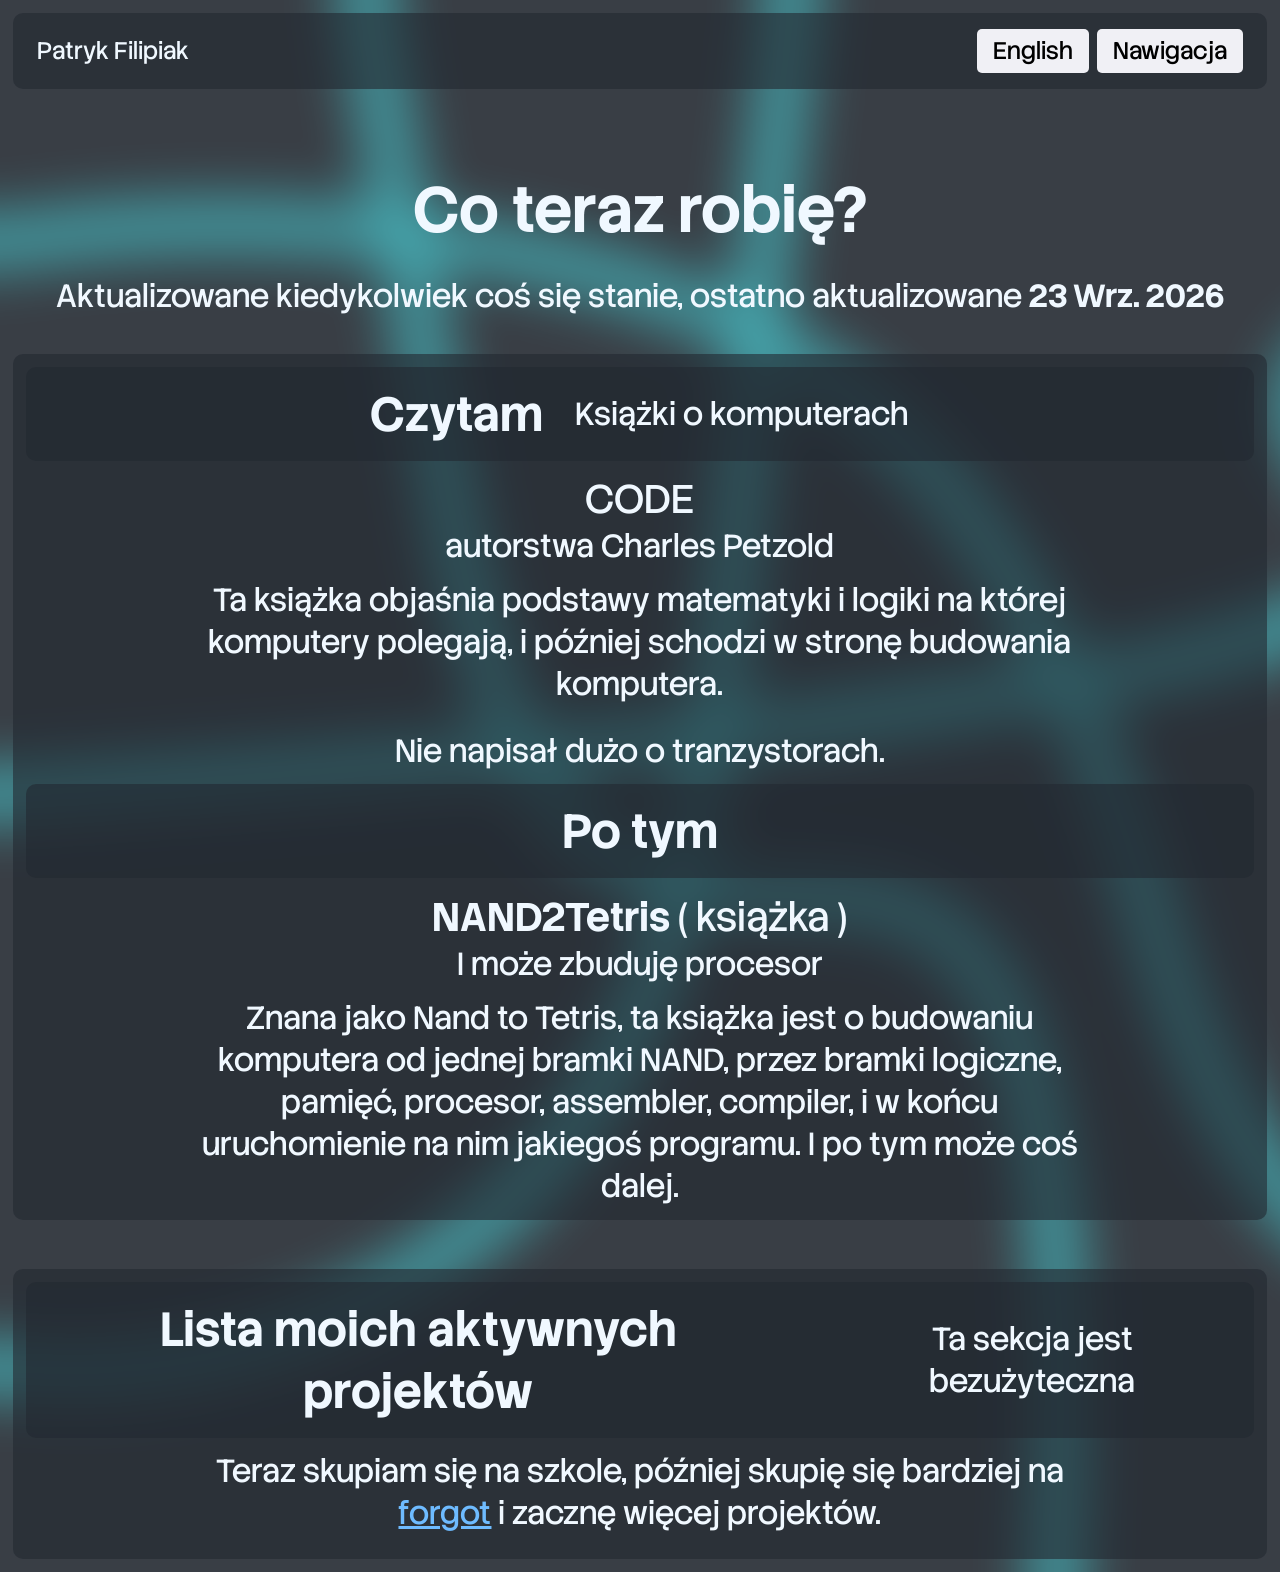
<file: static/pl/static/blog.html>
<!DOCTYPE html>
<html lang="en">
<head>
    <link rel="preconnect" href="https://fonts.googleapis.com">
    <link rel="preconnect" href="https://fonts.gstatic.com" crossorigin>
    <link href="https://fonts.googleapis.com/css2?family=Share+Tech&family=Stack+Sans+Headline:wght@200..700&display=swap" rel="stylesheet">
    <meta charset="UTF-8">
    <meta name="viewport" content="width=device-width, initial-scale=1.0">
    <title id="whatpage">Teraz</title>
    <link rel="stylesheet" href="/style/blog.css">
    <script src="/main.js" defer></script>
</head>
</head>
<body>
    <div id="everything">
       <div id="header">
            <p id="p5">Patryk Filipiak</p>
            <div id="header_options">
                <a id="change_language" href="/static/blog.html">English</a>
                <div class="dropdown">
                    <button>Nawigacja</button>
                    <div class="dropdown_content">
                        <a href="/index.html">Strona główna</a>
                        <a href="/static/work.html">Projekty</a>
                        <a href="https://github.com/opuzniony">My GitHub</a>
                        <a href="/static/about.html">O mnie</a>
                    </div>
                </div>
            </div>
        </div>

        <h1 id="headercheck">Co teraz robię?</h1>
        <p class="margined">Aktualizowane kiedykolwiek coś się stanie, ostatno aktualizowane <b id="date3">js error?</b></p>
        <div class="section">
            <div class="section_header">
                <h2>Czytam</h2>
                <p>Książki o komputerach</p>
            </div>
            <p class="section_header_footer">CODE</p>
            <p>autorstwa Charles Petzold</p>
            <p class="essay">
                Ta książka objaśnia podstawy
                matematyki i logiki na której komputery polegają, 
                i później schodzi w stronę
                budowania komputera.
            </p>
            <p class="essay">
                Nie napisał dużo o tranzystorach.
            </p>
            <div class="section_header">
                <h2>Po tym</h2>
            </div>
            <p class="section_header_footer" id="p6"><b class="wrap">NAND2Tetris</b> ( książka )</p>
            <p>I może zbuduję procesor</p>
            <p class="essay" id="p1">
                Znana jako Nand to Tetris,
                ta książka jest o budowaniu komputera od jednej 
                bramki NAND, przez bramki logiczne, pamięć, procesor, assembler, 
                compiler, i w końcu uruchomienie na nim jakiegoś programu. I po tym może coś dalej.
            </p>
        </div>
        <div class="section">
            <div class="section_header">
                <h2>Lista moich aktywnych projektów</h2>
                <p>Ta sekcja jest bezużyteczna</p>
            </div>
            <p class="essay">
                Teraz skupiam się na szkole, 
                później skupię się bardziej na <a href="https://github.com/opuzniony/forgot">forgot</a> 
                i zacznę więcej projektów.
            </p>
        </div>
    </div>
</body>
</html>
</file>
<file: style/firstpage.css>
body {
    background-image: url("/img/background.png");
    background-size:cover;
    display: flex;
    justify-content: center;
    text-align: center;
    font-size: 2rem;
    min-height: 100vh;
    align-items: flex-start;
    margin: 0;
    font-family: 'Stack Sans Headline';
    color: aliceblue;
}

#p1 {
    margin: 0;
    font-size: 1.5rem;
}

p {
    margin: 0;
}

#p3, #p4 {
    margin: 0;
    font-size: 1.25rem;
}

#stupid_box {
    font-family: 'Stack Sans Headline';
    width: 100%;
    display: flex;
    flex-direction: column;
    align-items: center;
    gap: 1.5rem;
}

#header {
    background-color: rgba(34, 40, 49, 0.6);
    border-radius: 10px;
    display: flex;
    align-items: center;
    justify-content: space-between;
    width: 98%;
    box-sizing: border-box;
    margin: 1%;
    font-size: 1.5rem;
    padding: 1rem 1.5rem;
}


.dropdown button {
    font-size: 1.5rem;
    border: none;
    border-radius: 5px;
    background-color: rgb(240, 240, 245);
    transition: background-color 0.2s;
    padding: 0.4rem 1rem;
}

.dropdown:hover button {
    transition: 0.2s;
    background-color: rgb(0, 173, 181);
}

.dropdown .dropdown_content {
    display: none;
}
.dropdown:hover .dropdown_content {
    display: block;
}

.dropdown_content {
    position:absolute;
    transition: 0.2s;
    background-color: rgba(34, 40, 49, 0.8);;
    border-radius: 10px;
}

.dropdown_content a {
    display: block;
    background-color: rgb(240, 240, 245);
    margin: 0.4rem;
    padding: 0.2rem 0.4rem;
    border-radius: 5px;
    transition: 0.2s;
}

.dropdown_content a:hover {
    background-color: rgb(0, 173, 181);
    scale: 1.03;
}

h2, h3, h1 {
    max-width: 850px;
    margin: 0;
}

h1 {
    font-size: 4rem;
}

h3 {
    margin-bottom: 20px;
    font-size: 2rem;
}

button, mailto {
    font-family: 'Stack Sans Headline';
    color: black;
}

a {
    text-decoration: none;
    color: black;
    font-family: 'Stack Sans Headline';
}

::-webkit-scrollbar {
  width: 6px;
}

::-webkit-scrollbar-track {
  background: rgba(34, 40, 49, 0.8);
}

::-webkit-scrollbar-thumb {
  background: rgba(34, 40, 49, 0.5);
  border-radius: 3px;
}

::-webkit-scrollbar-thumb:hover {
  background: rgb(34, 40, 49);
}

.section {
    display: flex;
    justify-content: flex-start;
    background-color: rgba(34, 40, 49, 0.6);
    border-radius: 10px;
    width: 96%;
    margin: 1%;
    padding: 1%;
    height: fit-content;
    align-items: inherit;
    flex-direction: column;
}

.section_header {
    border-radius: 10px;
    display: flex;
    align-items: center;
    justify-content: center;
    width: 100%;
    box-sizing: border-box;
    font-size: 2rem;
    padding: 1rem;
    gap: 2rem;
    background-color: rgba(34, 40, 49, 0.6);
}

.section_header_footer {
    margin-top: 2%;
    font-size: 2.5rem;
}

.essay {
    max-width: 900px;
    margin-block: 1%;
}

.section_button {
    background-color: rgb(240, 240, 245);
    border-radius: 10px;
    padding: 1rem;
    font-size: 2rem;
    transition: background-color 0.2s, scale 0.2s;
    font-family: 'Stack Sans Headline';
    padding-inline: 1%;
}

#essay1 {
    margin-top: 0;
}

.section_button:hover {
    background-color: rgb(0, 173, 181);
    cursor: pointer;
    scale: 1.03;
}

.section_img {
    border-radius: 10px;
    margin: 1rem;
    max-width: 100%;
    height: auto;
}

#sct4 {
    gap: 1rem;
}

.different {
    display: flex;
    flex-direction: row;
    gap: 1rem;
    width: 100%;
}

.different_header {
    border-radius: 10px;
    display: flex;
    align-items: center;
    justify-content: center;
    width: 100%;
    box-sizing: border-box;
    font-size: 2rem;
    padding: 1rem;
    gap: 2rem;
    background-color: rgba(34, 40, 49, 0.6);
}

#change_language {
    font-size: 1.5rem;
    border: none;
    border-radius: 5px;
    background-color: rgb(240, 240, 245);
    transition: background-color 0.2s;
    padding: 0.4rem 1rem;
    margin-right: 0.5rem;
}

#change_language:hover {
    background-color: rgb(0, 173, 181);
}

#header_options {
    display: flex;
    font-family: 'Stack Sans Headline';
}

@media (max-width: 768px) {
    .different {
        flex-direction: column;
    }

    .desktop-only {
        display: none;
    }

    #different_button {
        width: 80%;
    }
    
    .essay {
        padding-inline: 1rem;
    }

    #header p{
        display: none;
    }

    #header_options {
        width: 100%;
        justify-content: space-between;
    }
}

#different2 {
    display: none;
}
</file>
<file: about.css>
body {
    background-image: url("img/background2.png");
    background-size:cover;
    display: flex;
    justify-content: center;
    align-items: top;
    text-align: center;
    font-family: sans-serif;
    font-size: 200%;
    min-height: 100vh;
    margin: 0;
    font-family: Stack Sans Headline;
    color: aliceblue;
}

#everything {
    font-family: Stack Sans Headline;
    width: 100%;
    display: flex;
    flex-direction: column;
    align-items: center;
    gap: 1.5rem;
}

#back_button {
    background-color: rgb(235, 235, 255);
    width: 20rem;
    height: 8rem;
    font-size: 2rem;
    border-radius: 10px;
    padding: 1rem;
    display: flex;
    align-items: center;
    justify-content: center;
    box-sizing: border-box;
    margin: 1%;
    border: none;
    transition: transform 0.2s ease, box-shadow 0.2s ease, background-color 0.2s ease;
}

#back_button:hover {
    transition: 0.2s;
    background-color: rgb(231, 177, 196);
    cursor: pointer;
    transform: scale(1.03);
    box-shadow: 0 4px 12px rgba(0,0,0,0.15);
}
</file>
<file: portfolio.css>
body {
    background-image: url("img/background2.png");
    background-size:cover;
    display: flex;
    justify-content: center;
    align-items: top;
    text-align: center;
    font-family: sans-serif;
    font-size: 200%;
    min-height: 100vh;
    margin: 0;
    font-family: Stack Sans Headline;
    color: aliceblue;
}

#everything {
    font-family: Stack Sans Headline;
    width: 100%;
    display: flex;
    flex-direction: column;
    align-items: center;
    gap: 1.5rem;
}

#back_button {
    background-color: rgb(235, 235, 255);
    width: 20rem;
    height: 8rem;
    font-size: 2rem;
    border-radius: 10px;
    padding: 1rem;
    display: flex;
    align-items: center;
    justify-content: center;
    box-sizing: border-box;
    margin: 1%;
    border: none;
    transition: transform 0.2s ease, box-shadow 0.2s ease, background-color 0.2s ease;
}

#back_button:hover {
    transition: 0.2s;
    background-color: rgb(231, 177, 196);
    cursor: pointer;
    transform: scale(1.03);
    box-shadow: 0 4px 12px rgba(0,0,0,0.15);
}
</file>
<file: work.css>
body {
    background-image: url("img/background2.png");
    background-size:cover;
    display: flex;
    text-align: center;
    font-size: 2rem;
    min-height: 100vh;
    margin: 0;
    font-family: 'Stack Sans Headline';
    color: aliceblue;
    flex-direction: column;
    align-items: center;
}

a {
    text-decoration: none;
    color: black;
}

p {
    margin: 0;
}

#header {
    background-color: rgba(87, 101, 117, 0.6);
    border-radius: 10px;
    display: flex;
    align-items: center;
    justify-content: space-between;
    width: 98%;
    box-sizing: border-box;
    margin: 1%;
    font-size: 1.5rem;
    padding: 1rem 1.5rem;
}

.dropdown button {
    font-size: 1.5rem;
    border: none;
    border-radius: 5px;
    background-color: rgb(235, 235, 255);
    transition: background-color 0.2s;
    padding: 0.4rem 1rem;
}

.dropdown:hover button {
    transition: 0.2s;
    background-color: rgb(231, 177, 196);
}

.dropdown .dropdown_content {
    display: none;
}
.dropdown:hover .dropdown_content {
    display: block;
}

.dropdown_content {
    position:absolute;
    transition: 0.2s;
    background-color: rgba(87, 101, 117, 0.8);
    border-radius: 10px;
}

.dropdown_content a {
    display: block;
    background-color: rgb(235, 235, 255);
    margin: 0.4rem;
    padding: 0.2rem 0.4rem;
    border-radius: 5px;
    transition: 0.2s;
}

.dropdown_content a:hover {
    background-color: rgb(231, 177, 196);
    scale: 1.03;
}

.section {
    display: flex;
    justify-content: flex-start;
    background-color: rgba(87, 101, 117, 0.6);
    border-radius: 10px;
    width: 98%;
    margin: 1%;
    height: 20vw;
    align-items: inherit;
    flex-direction: column;
}

button {
    border: none;
    font-family: 'Stack Sans Headline';

}

.section_header {
    border-radius: 10px;
    display: flex;
    align-items: center;
    justify-content: start;
    width: 100%;
    box-sizing: border-box;
    font-size: 1.5rem;
    padding: 1rem;
    gap: 2rem;
}

#dsm_button {
    background-color: rgb(235, 235, 255);
    border-radius: 10px;
    padding: 1rem;
    font-size: 2rem;
    transition: background-color 0.2s, scale 0.2s;
}

#dsm_button:hover {
    background-color: rgb(231, 177, 196);
    cursor: pointer;
    scale: 1.03;
}

#p1 {
    font-size: 3.5rem;
    font-weight: 100;
}

#p2 {
    font-size: 2rem;
}

h2 {
    width: 50%;
}
</file>
<file: style/about.css>
body {
    background-image: url("/img/background2.png");
    background-size:cover;
    display: flex;
    justify-content: center;
    align-items: top;
    text-align: center;
    font-family: sans-serif;
    font-size: 200%;
    min-height: 100vh;
    margin: 0;
    font-family: 'Stack Sans Headline';
    color: aliceblue;
}

#everything {
    font-family: 'Stack Sans Headline';
    width: 100%;
    display: flex;
    flex-direction: column;
    align-items: center;
    gap: 1.5rem;
}

.section h2 {
    margin: 0;
}

p {
    margin: 0;
}

#header {
    background-color: rgba(34, 40, 49, 0.6);
    border-radius: 10px;
    display: flex;
    align-items: center;
    justify-content: space-between;
    width: 98%;
    box-sizing: border-box;
    margin: 1%;
    font-size: 1.5rem;
    padding: 1rem 1.5rem;
}

.dropdown button {
    font-size: 1.5rem;
    border: none;
    border-radius: 5px;
    background-color: rgb(240, 240, 245);
    transition: background-color 0.2s;
    padding: 0.4rem 1rem;
}

.dropdown:hover button {
    transition: 0.2s;
    background-color: rgb(0, 173, 181);
}

.dropdown .dropdown_content {
    display: none;
}
.dropdown:hover .dropdown_content {
    display: block;
}

.dropdown_content {
    position:absolute;
    transition: 0.2s;
    background-color: rgba(34, 40, 49, 0.8);
    border-radius: 10px;
}

.dropdown_content a {
    display: block;
    background-color: rgb(240, 240, 245);
    margin: 0.4rem;
    padding: 0.2rem 0.4rem;
    border-radius: 5px;
    transition: 0.2s;
}

.dropdown_content a:hover {
    background-color: rgb(0, 173, 181);
    scale: 1.03;
}

button {
    border: none;
    font-family: 'Stack Sans Headline';
}

a {
    text-decoration: none;
    color: black;
}

.section {
    display: flex;
    justify-content: flex-start;
    background-color: rgba(34, 40, 49, 0.6);
    border-radius: 10px;
    width: 96%;
    margin: 1%;
    padding: 1%;
    height: fit-content;
    align-items: inherit;
    flex-direction: column;
}

.section_header {
    border-radius: 10px;
    display: flex;
    align-items: center;
    justify-content: center;
    width: 100%;
    box-sizing: border-box;
    font-size: 2rem;
    padding: 1rem;
    gap: 2rem;
    background-color: rgba(34, 40, 49, 0.6);
}

.section a{
    color: rgb(110, 187, 255);
    text-decoration: underline;
}

.essay {
    max-width: 900px;
    margin-top: 1%;
}

.section_header_footer {
    margin-top: 2%;
    font-size: 2.5rem;
}

.nowrap {
    white-space: nowrap;
}

#change_language {
    font-size: 1.5rem;
    border: none;
    border-radius: 5px;
    background-color: rgb(240, 240, 245);
    transition: background-color 0.2s;
    padding: 0.4rem 1rem;
    margin-right: 0.5rem;
}

#change_language:hover {
    background-color: rgb(0, 173, 181);
}

#header_options {
    display: flex;
    font-family: 'Stack Sans Headline';
}

@media (max-width: 768px) {
    .section_header {
        border-radius: 10px;
        display: flex;
        flex-direction: column;
        align-items: center;
        justify-content: center;
        width: 100%;
        box-sizing: border-box;
        font-size: 1.5rem;
        padding: 1rem;
        gap: 0.5rem;
        margin-bottom: 1rem;
    }

    .section_header_footer {
        padding: 1rem;
        padding-top: 0;
    }

    .essay {
        padding-inline: 1rem;
        margin-bottom: 1rem;
    }
}

::-webkit-scrollbar {
  width: 6px;
}

::-webkit-scrollbar-track {
  background: rgba(34, 40, 49, 0.8);
}

::-webkit-scrollbar-thumb {
  background: rgba(34, 40, 49, 0.5);
  border-radius: 3px;
}

::-webkit-scrollbar-thumb:hover {
  background: rgb(34, 40, 49);
}
</file>
<file: style/blog.css>
body {
    background-image: url("/img/background2.png");
    background-size:cover;
    display: flex;
    justify-content: center;
    align-items: top;
    text-align: center;
    font-family: sans-serif;
    font-size: 200%;
    min-height: 100vh;
    margin: 0;
    font-family: 'Stack Sans Headline';
    color: aliceblue;
}

#everything {
    font-family: 'Stack Sans Headline';
    width: 100%;
    display: flex;
    flex-direction: column;
    align-items: center;
    gap: 1.5rem;
}

.section h2 {
    margin: 0;
}

p {
    margin: 0;
}

#header {
    background-color: rgba(34, 40, 49, 0.6);
    border-radius: 10px;
    display: flex;
    align-items: center;
    justify-content: space-between;
    width: 98%;
    box-sizing: border-box;
    margin: 1%;
    font-size: 1.5rem;
    padding: 1rem 1.5rem;
}

#p6 {
    white-space: nowrap;
}

.wrap {
    white-space: normal;
}

.dropdown button {
    font-size: 1.5rem;
    border: none;
    border-radius: 5px;
    background-color: rgb(240, 240, 245);
    transition: background-color 0.2s;
    padding: 0.4rem 1rem;
}

.dropdown:hover button {
    transition: 0.2s;
    background-color: rgb(0, 173, 181);
}

.dropdown .dropdown_content {
    display: none;
}
.dropdown:hover .dropdown_content {
    display: block;
}

.dropdown_content {
    position:absolute;
    transition: 0.2s;
    background-color: rgba(34, 40, 49, 0.8);
    border-radius: 10px;
}

.dropdown_content a {
    display: block;
    background-color: rgb(240, 240, 245);
    margin: 0.4rem;
    padding: 0.2rem 0.4rem;
    border-radius: 5px;
    transition: 0.2s;
}

.dropdown_content a:hover {
    background-color: rgb(0, 173, 181);
    scale: 1.03;
}

button {
    border: none;
    font-family: 'Stack Sans Headline';
}

a {
    text-decoration: none;
    color: black;
}

.section {
    display: flex;
    justify-content: flex-start;
    background-color: rgba(34, 40, 49, 0.6);
    border-radius: 10px;
    width: 96%;
    margin: 1%;
    padding: 1%;
    height: fit-content;
    align-items: inherit;
    flex-direction: column;
}

.section_header {
    border-radius: 10px;
    display: flex;
    align-items: center;
    justify-content: center;
    width: 100%;
    box-sizing: border-box;
    font-size: 2rem;
    padding: 1rem;
    gap: 2rem;
    background-color: rgba(34, 40, 49, 0.6);
}

.section a{
    color: rgb(110, 187, 255);
    text-decoration: underline;
}

.essay {
    max-width: 900px;
    margin-block: 1%;
}

.section_header_footer {
    margin-top: 1%;
    font-size: 2.5rem;
}

h1 {
    margin-bottom: 0;
}

#p1 {
    margin-bottom: 0;
}

li {
    margin-block: 1rem;
}

.margined {
    margin-inline: 1rem;
}

#change_language {
    font-size: 1.5rem;
    border: none;
    border-radius: 5px;
    background-color: rgb(240, 240, 245);
    transition: background-color 0.2s;
    padding: 0.4rem 1rem;
    margin-right: 0.5rem;
}

#change_language:hover {
    background-color: rgb(0, 173, 181);
}

#header_options {
    display: flex;
    font-family: 'Stack Sans Headline';
}

@media (max-width: 768px) {
    .section_header {
        border-radius: 10px;
        display: flex;
        flex-direction: column;
        align-items: center;
        justify-content: center;
        width: 100%;
        box-sizing: border-box;
        font-size: 1.5rem;
        padding: 1rem;
        gap: 0.5rem;
        margin-bottom: 1rem;
    }

    .section_header_footer {
        padding: 1rem;
        padding-top: 0;
    }

    .essay {
        padding-inline: 1rem;
        margin-bottom: 1rem;
    }
}

::-webkit-scrollbar {
  width: 6px;
}

::-webkit-scrollbar-track {
  background: rgba(34, 40, 49, 0.8);
}

::-webkit-scrollbar-thumb {
  background: rgba(34, 40, 49, 0.5);
  border-radius: 3px;
}

::-webkit-scrollbar-thumb:hover {
  background: rgb(34, 40, 49);
}
</file>
